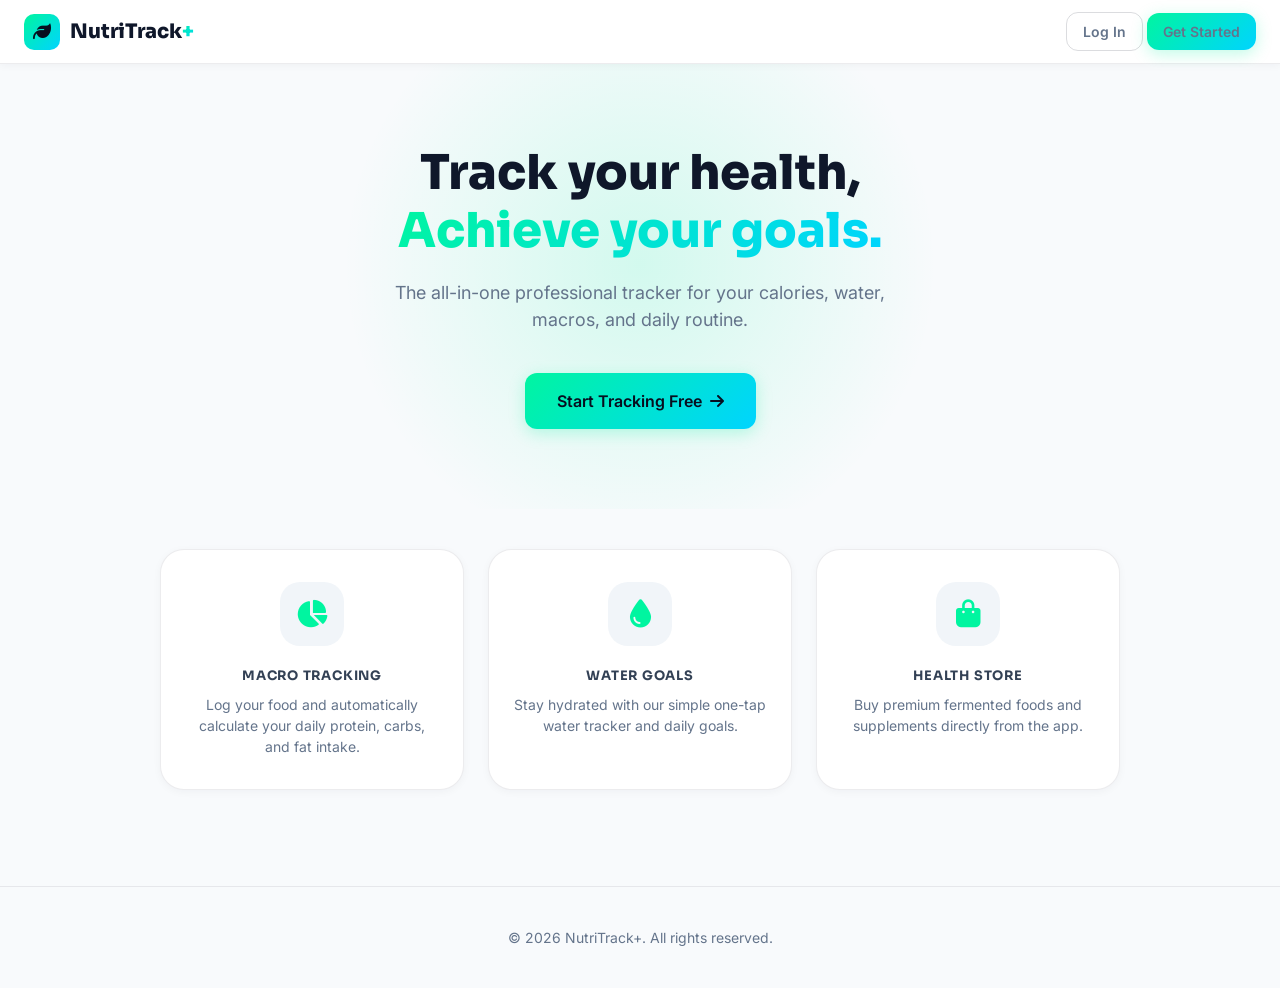
<file: index.html>
<!DOCTYPE html>
<html lang="en">
<head>
  <meta charset="UTF-8">
  <meta name="viewport" content="width=device-width, initial-scale=1.0">
  <title>NutriTrack+ | Smart Nutrition & Health Tracker</title>
  <meta name="description" content="Track your daily calories, water intake, and build healthy habits with NutriTrack+.">
  
  <!-- FontAwesome for Icons -->
  <link rel="stylesheet" href="https://cdnjs.cloudflare.com/ajax/libs/font-awesome/6.4.0/css/all.min.css">
  <!-- Global Styles -->
  <link rel="stylesheet" href="css/style.css">
  
  <style>
    .hero {
      text-align: center;
      padding: 80px 20px;
      position: relative;
      overflow: hidden;
    }
    .hero::before {
      content: ''; position: absolute; top: -100px; left: 50%; transform: translateX(-50%);
      width: 600px; height: 600px; background: radial-gradient(circle, var(--primary-glow) 0%, transparent 70%);
      z-index: -1; opacity: 0.6;
    }
    .hero-title { font-size: 48px; font-weight: 900; margin-bottom: 20px; line-height: 1.2; }
    .hero-subtitle { font-size: 18px; color: var(--text3); margin-bottom: 40px; max-width: 500px; margin-inline: auto; }
    
    .features-grid {
      display: grid; grid-template-columns: repeat(auto-fit, minmax(280px, 1fr)); gap: 24px;
      padding: 40px 20px; max-width: 1000px; margin: 0 auto;
    }
    .feature-card { text-align: center; padding: 32px 24px; }
    .feature-icon {
      width: 64px; height: 64px; border-radius: 20px;
      background: var(--surface); color: var(--primary);
      display: flex; align-items: center; justify-content: center;
      font-size: 28px; margin: 0 auto 20px;
    }
    
    footer { text-align: center; padding: 40px 20px; color: var(--text3); font-size: 14px; border-top: 1px solid var(--border); margin-top: 40px; }
  </style>
</head>
<body>

  <!-- Navbar -->
  <nav class="navbar">
    <div class="container">
      <a href="dashboard.html" style="text-decoration:none; color:inherit;"><div class="logo">
        <div class="logo-icon"><i class="fas fa-leaf"></i></div>
        <span>NutriTrack<span class="text-gradient">+</span></span>
      </div>
      <div class="nav-links">
        <a href="login.html" class="btn btn-outline" style="padding: 8px 16px;">Log In</a>
        <a href="signup.html" class="btn btn-primary" style="padding: 8px 16px;">Get Started</a>
      </div>
    </div>
  </nav>

  <!-- Hero Section -->
  <section class="hero">
    <h1 class="hero-title">Track your health,<br><span class="text-gradient">Achieve your goals.</span></h1>
    <p class="hero-subtitle">The all-in-one professional tracker for your calories, water, macros, and daily routine.</p>
    <div style="display: flex; gap: 16px; justify-content: center;">
      <a href="signup.html" class="btn btn-primary" style="font-size: 16px; padding: 16px 32px;">Start Tracking Free <i class="fas fa-arrow-right"></i></a>
    </div>
  </section>

  <!-- Features -->
  <section class="features-grid">
    <div class="card feature-card">
      <div class="feature-icon"><i class="fas fa-chart-pie"></i></div>
      <h3 class="card-title" style="margin-bottom: 8px;">Macro Tracking</h3>
      <p style="color: var(--text3); font-size: 14px;">Log your food and automatically calculate your daily protein, carbs, and fat intake.</p>
    </div>
    <div class="card feature-card">
      <div class="feature-icon"><i class="fas fa-tint"></i></div>
      <h3 class="card-title" style="margin-bottom: 8px;">Water Goals</h3>
      <p style="color: var(--text3); font-size: 14px;">Stay hydrated with our simple one-tap water tracker and daily goals.</p>
    </div>
    <div class="card feature-card">
      <div class="feature-icon"><i class="fas fa-shopping-bag"></i></div>
      <h3 class="card-title" style="margin-bottom: 8px;">Health Store</h3>
      <p style="color: var(--text3); font-size: 14px;">Buy premium fermented foods and supplements directly from the app.</p>
    </div>
  </section>

  <footer>
    <p>&copy; 2026 NutriTrack+. All rights reserved.</p>
  </footer>

  <!-- App Scripts -->
  <script src="js/local-db.js"></script>
  <script src="js/script.js"></script>
  <script>
    // Redirect if already logged in
    document.addEventListener('DOMContentLoaded', () => {
      if (typeof checkAuthStatus === 'function') {
        checkAuthStatus(false);
      }
    });
  </script>
</body>
</html>
</file>
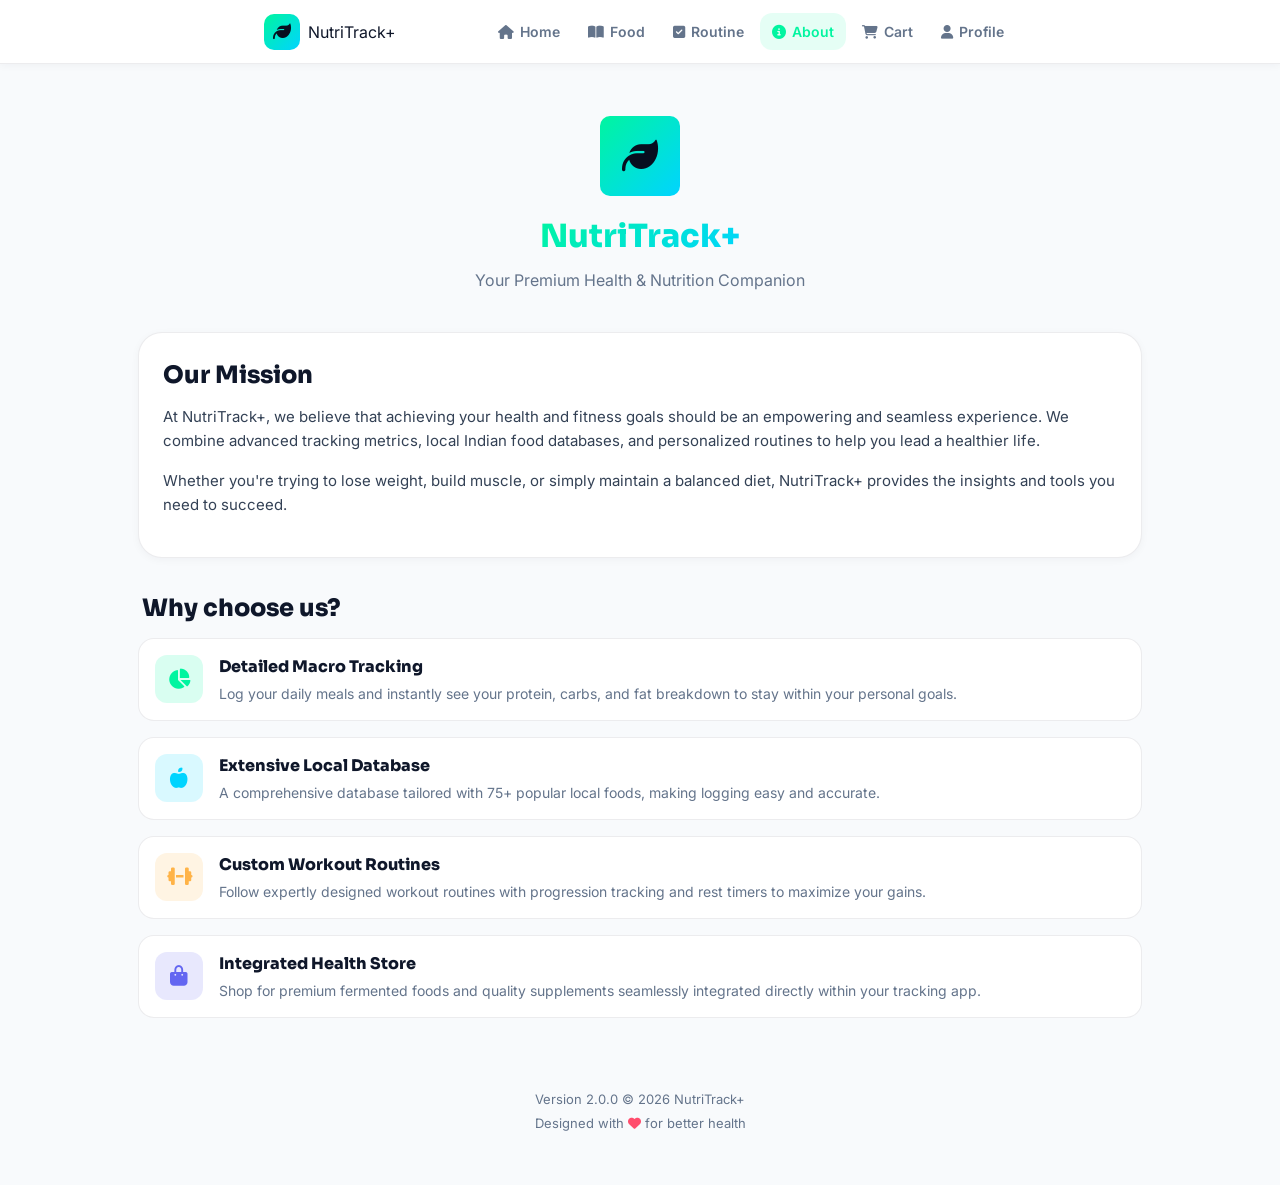
<file: about.html>
<!DOCTYPE html>
<html lang="en">
<head>
  <meta charset="UTF-8">
  <meta name="viewport" content="width=device-width, initial-scale=1.0">
  <title>About — NutriTrack+</title>
  
  <link rel="stylesheet" href="https://cdnjs.cloudflare.com/ajax/libs/font-awesome/6.4.0/css/all.min.css">
  <link rel="stylesheet" href="css/style.css">
  
  <style>
    .about-section { margin-bottom: 32px; }
    .about-title { font-size: 24px; font-weight: 900; margin-bottom: 12px; color: var(--text); }
    .about-text { font-size: 15px; line-height: 1.6; color: var(--text2); margin-bottom: 16px; }
    .feature-list { display: flex; flex-direction: column; gap: 16px; }
    .feature-item { display: flex; align-items: flex-start; gap: 16px; background: var(--bg2); padding: 16px; border-radius: var(--r-lg); border: 1px solid var(--border); transition: transform 0.2s, box-shadow 0.2s; }
    .feature-item:hover { transform: translateY(-2px); box-shadow: var(--shadow); border-color: var(--primary); }
    .feature-icon { width: 48px; height: 48px; border-radius: 12px; background: rgba(0, 245, 160, 0.15); color: var(--primary); display: flex; align-items: center; justify-content: center; font-size: 20px; flex-shrink: 0; }
    .feature-content h4 { font-size: 16px; font-weight: 800; margin-bottom: 4px; color: var(--text); }
    .feature-content p { font-size: 14px; color: var(--text3); line-height: 1.5; }
  </style>
</head>
<body>

  <!-- Top Nav -->
  <nav class="navbar">
    <div class="container" style="max-width: 800px;">
      <a href="dashboard.html" style="text-decoration:none; color:inherit; display:flex; align-items:center; gap:8px;">
        <div class="logo-icon"><i class="fas fa-leaf"></i></div>
        <span class="logo-text" style="font-size: 16px;">NutriTrack+</span>
      </a>
      <div class="nav-links">
        <a href="dashboard.html"><i class="fas fa-home"></i><span class="nav-text">Home</span></a>
        <a href="food.html"><i class="fas fa-book-open"></i><span class="nav-text">Food</span></a>
        <a href="routine.html"><i class="fas fa-check-square"></i><span class="nav-text">Routine</span></a>
        <a href="about.html" class="active"><i class="fas fa-info-circle"></i><span class="nav-text">About</span></a>
        <a href="cart.html"><i class="fas fa-shopping-cart"></i><span class="nav-text">Cart</span></a>
        <a href="profile.html"><i class="fas fa-user"></i><span class="nav-text">Profile</span></a>
      </div>
    </div>
  </nav>

  <main class="app-container">
    <header class="page-header" style="text-align: center; margin-bottom: 40px; margin-top: 20px; display: flex; flex-direction: column; align-items: center;">
      <div class="logo-icon" style="width: 80px; height: 80px; font-size: 36px; margin: 0 auto 16px; display: flex; align-items: center; justify-content: center;">
        <i class="fas fa-leaf"></i>
      </div>
      <h1 style="font-size: 32px; font-weight: 900; background: linear-gradient(135deg, var(--primary), var(--primary2)); -webkit-background-clip: text; -webkit-text-fill-color: transparent;">NutriTrack+</h1>
      <p style="font-size: 16px; color: var(--text3); margin-top: 8px;">Your Premium Health & Nutrition Companion</p>
    </header>

    <div class="card about-section">
      <h2 class="about-title">Our Mission</h2>
      <p class="about-text">At NutriTrack+, we believe that achieving your health and fitness goals should be an empowering and seamless experience. We combine advanced tracking metrics, local Indian food databases, and personalized routines to help you lead a healthier life.</p>
      <p class="about-text">Whether you're trying to lose weight, build muscle, or simply maintain a balanced diet, NutriTrack+ provides the insights and tools you need to succeed.</p>
    </div>

    <div class="about-section">
      <h2 class="about-title" style="margin-left: 4px;">Why choose us?</h2>
      <div class="feature-list">
        <div class="feature-item">
          <div class="feature-icon" style="background: rgba(0, 245, 160, 0.15); color: #00F5A0;"><i class="fas fa-chart-pie"></i></div>
          <div class="feature-content">
            <h4>Detailed Macro Tracking</h4>
            <p>Log your daily meals and instantly see your protein, carbs, and fat breakdown to stay within your personal goals.</p>
          </div>
        </div>
        
        <div class="feature-item">
          <div class="feature-icon" style="background: rgba(0, 212, 255, 0.15); color: #00D4FF;"><i class="fas fa-apple-alt"></i></div>
          <div class="feature-content">
            <h4>Extensive Local Database</h4>
            <p>A comprehensive database tailored with 75+ popular local foods, making logging easy and accurate.</p>
          </div>
        </div>
        
        <div class="feature-item">
          <div class="feature-icon" style="background: rgba(255, 179, 71, 0.15); color: #FFB347;"><i class="fas fa-dumbbell"></i></div>
          <div class="feature-content">
            <h4>Custom Workout Routines</h4>
            <p>Follow expertly designed workout routines with progression tracking and rest timers to maximize your gains.</p>
          </div>
        </div>
        
        <div class="feature-item">
          <div class="feature-icon" style="background: rgba(99, 102, 241, 0.15); color: #6366F1;"><i class="fas fa-shopping-bag"></i></div>
          <div class="feature-content">
            <h4>Integrated Health Store</h4>
            <p>Shop for premium fermented foods and quality supplements seamlessly integrated directly within your tracking app.</p>
          </div>
        </div>
      </div>
    </div>
    
    <div style="text-align: center; padding: 40px 0 20px 0; color: var(--text3); font-size: 13px;">
      <p>Version 2.0.0 &copy; 2026 NutriTrack+</p>
      <p style="margin-top: 4px;">Designed with <i class="fas fa-heart" style="color: var(--danger);"></i> for better health</p>
    </div>

  </main>

  <script src="js/local-db.js"></script>
  <script src="js/script.js"></script>
</body>
</html>
</file>
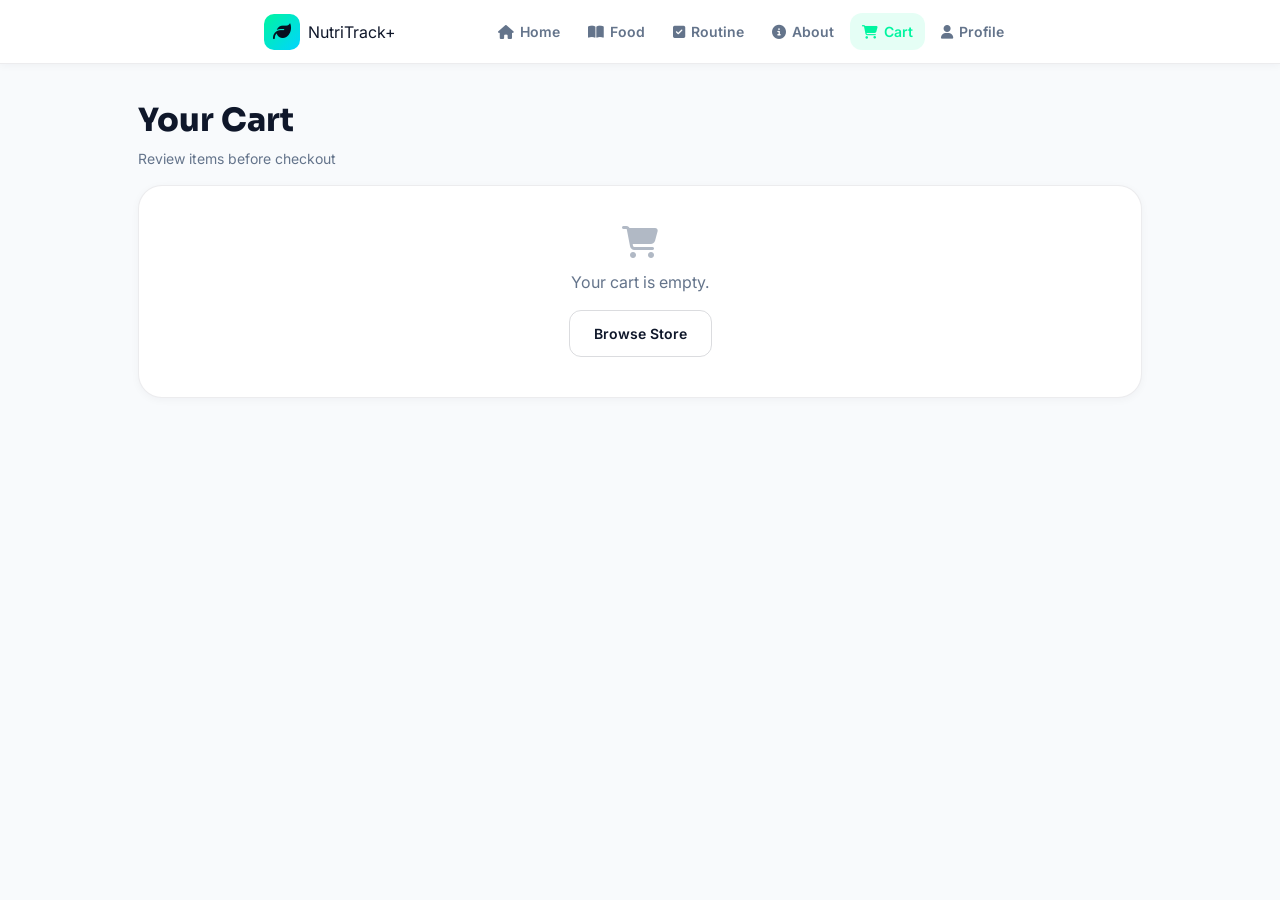
<file: cart.html>
<!DOCTYPE html>
<html lang="en">
<head>
  <meta charset="UTF-8">
  <meta name="viewport" content="width=device-width, initial-scale=1.0">
  <title>Cart — NutriTrack+</title>
  
  <link rel="stylesheet" href="https://cdnjs.cloudflare.com/ajax/libs/font-awesome/6.4.0/css/all.min.css">
  <link rel="stylesheet" href="css/style.css">
  
  <style>
    .cart-item { display: flex; gap: 16px; padding: 16px; border-bottom: 1px solid var(--border); }
    .cart-item:last-child { border-bottom: none; }
    .cart-img { width: 80px; height: 80px; border-radius: var(--r-md); object-fit: cover; background: var(--surface); }
    .cart-info { flex: 1; display: flex; flex-direction: column; justify-content: space-between; }
    .cart-name { font-size: 14px; font-weight: 700; color: var(--text); }
    .cart-price { font-size: 14px; font-weight: 900; color: var(--primary); }
    
    .qty-controls { display: flex; align-items: center; gap: 12px; }
    .qty-btn { width: 28px; height: 28px; border-radius: 8px; background: var(--surface); display: flex; align-items: center; justify-content: center; color: var(--text); font-weight: 700; transition: 0.2s; }
    .qty-btn:hover { background: var(--surface2); }
    .qty-val { font-size: 14px; font-weight: 700; width: 16px; text-align: center; }
    
    .cart-del { color: var(--text3); font-size: 18px; padding: 4px; transition: 0.2s; }
    .cart-del:hover { color: var(--danger); }
    
    .summary-row { display: flex; justify-content: space-between; margin-bottom: 12px; font-size: 14px; }
    .summary-total { display: flex; justify-content: space-between; margin-top: 16px; padding-top: 16px; border-top: 1px dashed var(--border); font-size: 18px; font-weight: 900; color: var(--primary); }
  </style>
</head>
<body>

  <!-- Top Nav -->
  <nav class="navbar">
    <div class="container" style="max-width: 800px;">
      <a href="dashboard.html" style="text-decoration:none; color:inherit; display:flex; align-items:center; gap:8px;">
        <div class="logo-icon"><i class="fas fa-leaf"></i></div>
        <span class="logo-text" style="font-size: 16px;">NutriTrack+</span>
      </a>
      <div class="nav-links">
        <a href="dashboard.html"><i class="fas fa-home"></i><span class="nav-text">Home</span></a>
        <a href="food.html"><i class="fas fa-book-open"></i><span class="nav-text">Food</span></a>
        <a href="routine.html"><i class="fas fa-check-square"></i><span class="nav-text">Routine</span></a>
        <a href="about.html"><i class="fas fa-info-circle"></i><span class="nav-text">About</span></a>
        <a href="cart.html" class="active"><i class="fas fa-shopping-cart"></i><span class="nav-text">Cart</span></a>
        <a href="profile.html"><i class="fas fa-user"></i><span class="nav-text">Profile</span></a>
      </div>
    </div>
  </nav>

  <main class="app-container">
    <header class="page-header" style="margin-bottom: 16px;">
      <div>
        <h1>Your Cart</h1>
        <p>Review items before checkout</p>
      </div>
    </header>

    <div class="card" style="padding: 0; overflow: hidden; margin-bottom: 24px;">
      <div id="cartList">
        <div style="text-align: center; padding: 40px; color: var(--text3);">
          <i class="fas fa-shopping-cart fa-2x" style="opacity: 0.5; margin-bottom: 12px;"></i>
          <p>Your cart is empty.</p>
          <a href="food.html" class="btn btn-outline" style="margin-top: 16px;">Browse Store</a>
        </div>
      </div>
    </div>

    <div id="cartSummary" class="card hide">
      <h3 class="card-title">Order Summary</h3>
      <div class="summary-row"><span>Subtotal</span><span id="subtotal">₹0</span></div>
      <div class="summary-row"><span>Delivery</span><span id="deliveryFee">₹50</span></div>
      <div class="summary-total"><span>Total</span><span id="totalAmount">₹0</span></div>
      
      <a href="checkout.html" class="btn btn-primary btn-full" style="margin-top: 24px; padding: 16px;">
        Proceed to Checkout <i class="fas fa-arrow-right"></i>
      </a>
    </div>
  </main>



  <script src="js/local-db.js"></script>
  <script src="js/script.js"></script>
  <script src="js/cart.js"></script>
</body>
</html>
</file>
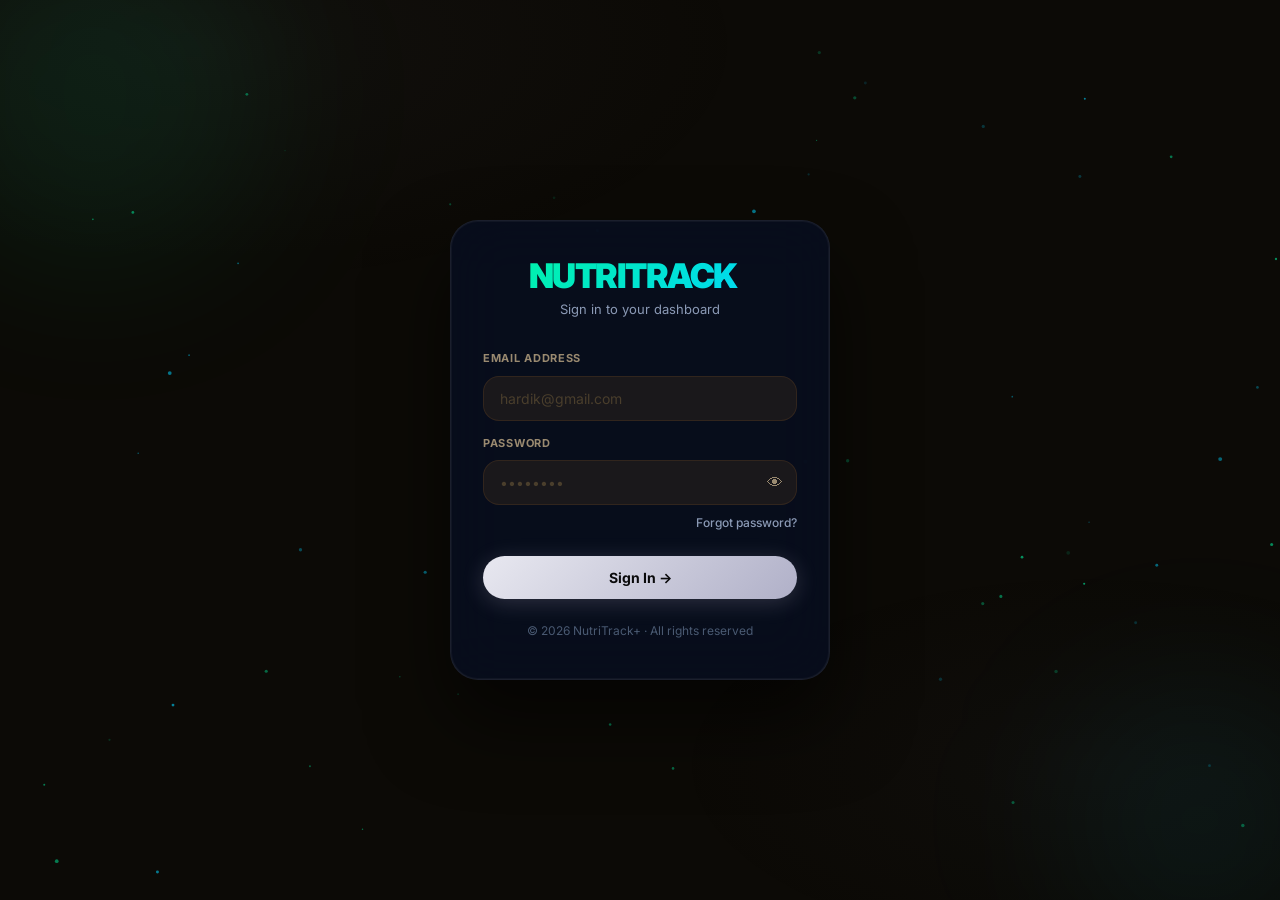
<file: checkout.html>
<!DOCTYPE html>
<html lang="en">
<head>
  <meta charset="UTF-8">
  <meta name="viewport" content="width=device-width, initial-scale=1.0">
  <title>Checkout — NutriTrack+</title>
  
  <link rel="stylesheet" href="https://cdnjs.cloudflare.com/ajax/libs/font-awesome/6.4.0/css/all.min.css">
  <link rel="stylesheet" href="css/style.css">
  
  <style>
    .checkout-section { background: var(--bg2); border: 1px solid var(--border); border-radius: var(--r-xl); padding: 24px; margin-bottom: 24px; box-shadow: var(--shadow-sm); }
    .section-title { font-size: 16px; font-weight: 800; margin-bottom: 20px; display: flex; align-items: center; gap: 8px; }
    
    .pay-option {
      display: flex; align-items: center; gap: 12px; padding: 16px;
      border: 1px solid var(--border); border-radius: var(--r-lg);
      margin-bottom: 12px; cursor: pointer; transition: 0.2s;
    }
    .pay-option:hover { background: var(--surface); }
    .pay-option.selected { border-color: var(--primary); background: rgba(0, 245, 160, 0.05); }
    .pay-radio { width: 20px; height: 20px; border-radius: 50%; border: 2px solid var(--text3); position: relative; }
    .pay-option.selected .pay-radio { border-color: var(--primary); }
    .pay-option.selected .pay-radio::after {
      content: ''; position: absolute; top: 4px; left: 4px; width: 8px; height: 8px;
      background: var(--primary); border-radius: 50%;
    }
    .pay-icon { font-size: 24px; width: 40px; text-align: center; color: var(--text2); }
    .pay-details h4 { font-size: 14px; font-weight: 700; margin-bottom: 4px; }
    .pay-details p { font-size: 12px; color: var(--text3); }
    
    .order-summary { font-size: 14px; }
    .summary-row { display: flex; justify-content: space-between; margin-bottom: 12px; }
    .summary-total { display: flex; justify-content: space-between; margin-top: 16px; padding-top: 16px; border-top: 1px dashed var(--border); font-size: 18px; font-weight: 900; color: var(--primary); }
  </style>
</head>
<body>

  <!-- Top Nav -->
  <nav class="navbar">
    <div class="container" style="max-width: 800px;">
      <a href="dashboard.html" style="text-decoration:none; color:inherit; display:flex; align-items:center; gap:8px;">
        <div class="logo-icon"><i class="fas fa-leaf"></i></div>
        <span class="logo-text" style="font-size: 16px;">NutriTrack+</span>
      </a>
      <div class="nav-links">
        <a href="dashboard.html"><i class="fas fa-home"></i><span class="nav-text">Home</span></a>
        <a href="food.html"><i class="fas fa-book-open"></i><span class="nav-text">Food</span></a>
        <a href="routine.html"><i class="fas fa-check-square"></i><span class="nav-text">Routine</span></a>
        <a href="about.html"><i class="fas fa-info-circle"></i><span class="nav-text">About</span></a>
        <a href="cart.html" class="active"><i class="fas fa-shopping-cart"></i><span class="nav-text">Cart</span></a>
        <a href="profile.html"><i class="fas fa-user"></i><span class="nav-text">Profile</span></a>
      </div>
    </div>
  </nav>

  <main class="app-container" style="padding-top: 24px;">
    
    <form id="checkoutForm">
      <!-- 1. Delivery Details -->
      <div class="checkout-section">
        <h2 class="section-title"><i class="fas fa-map-marker-alt text-gradient"></i> Delivery Address</h2>
        <div class="form-group">
          <label class="form-label">Full Name</label>
          <input type="text" id="chkName" class="form-input" required>
        </div>
        <div class="form-group">
          <label class="form-label">Phone Number</label>
          <input type="tel" id="chkPhone" class="form-input" required pattern="[0-9]{10}">
        </div>
        <div class="form-group">
          <label class="form-label">Address</label>
          <textarea id="chkAddress" class="form-input" rows="3" required></textarea>
        </div>
        <div class="form-group" style="margin-bottom: 0;">
          <label class="form-label">PIN Code</label>
          <input type="text" id="chkPin" class="form-input" required pattern="[0-9]{6}">
        </div>
      </div>

      <!-- 2. Payment Method -->
      <div class="checkout-section">
        <h2 class="section-title"><i class="fas fa-wallet text-gradient"></i> Payment Method</h2>
        
        <div class="pay-option selected" onclick="selectPayment('razorpay')">
          <div class="pay-radio"></div>
          <div class="pay-icon" style="color: #3395FF;"><i class="fas fa-credit-card"></i></div>
          <div class="pay-details">
            <h4>Online Payment (Razorpay)</h4>
            <p>Cards, UPI (GPay, PhonePe), NetBanking</p>
          </div>
        </div>
        
        <div class="pay-option" onclick="selectPayment('cod')">
          <div class="pay-radio"></div>
          <div class="pay-icon" style="color: #00F5A0;"><i class="fas fa-money-bill-wave"></i></div>
          <div class="pay-details">
            <h4>Cash on Delivery</h4>
            <p>Pay when you receive the order</p>
          </div>
        </div>
      </div>

      <!-- 3. Summary -->
      <div class="checkout-section">
        <h2 class="section-title"><i class="fas fa-receipt text-gradient"></i> Order Summary</h2>
        <div class="order-summary">
          <div class="summary-row"><span>Items (<span id="chkItemCount">0</span>)</span><span id="chkSubtotal">₹0</span></div>
          <div class="summary-row"><span>Delivery</span><span>₹50</span></div>
          <div class="summary-total"><span>Total Payable</span><span id="chkTotal">₹0</span></div>
        </div>
      </div>

      <button type="submit" id="placeOrderBtn" class="btn btn-primary btn-full" style="padding: 16px; font-size: 16px;">
        <i class="fas fa-lock"></i> Place Order
      </button>
    </form>

  </main>

  <!-- Success Modal -->
  <div class="modal-overlay" id="successModal" style="background: var(--bg);">
    <div style="text-align: center; padding: 40px; animation: fadeSlideUp 0.6s cubic-bezier(0.34,1.56,0.64,1);">
      <div style="font-size: 72px; color: var(--primary); margin-bottom: 24px;"><i class="fas fa-check-circle"></i></div>
      <h2 style="font-size: 32px; font-weight: 900; margin-bottom: 12px;">Order Placed!</h2>
      <p style="color: var(--text3); margin-bottom: 32px;">Your order <b id="successOrderId" style="color: var(--text);"></b> has been confirmed.</p>
      <a href="orders.html" class="btn btn-primary">View Orders</a>
    </div>
  </div>

  <script src="js/local-db.js"></script>
  <script src="js/script.js"></script>
  <script src="js/checkout.js"></script>
</body>
</html>
</file>
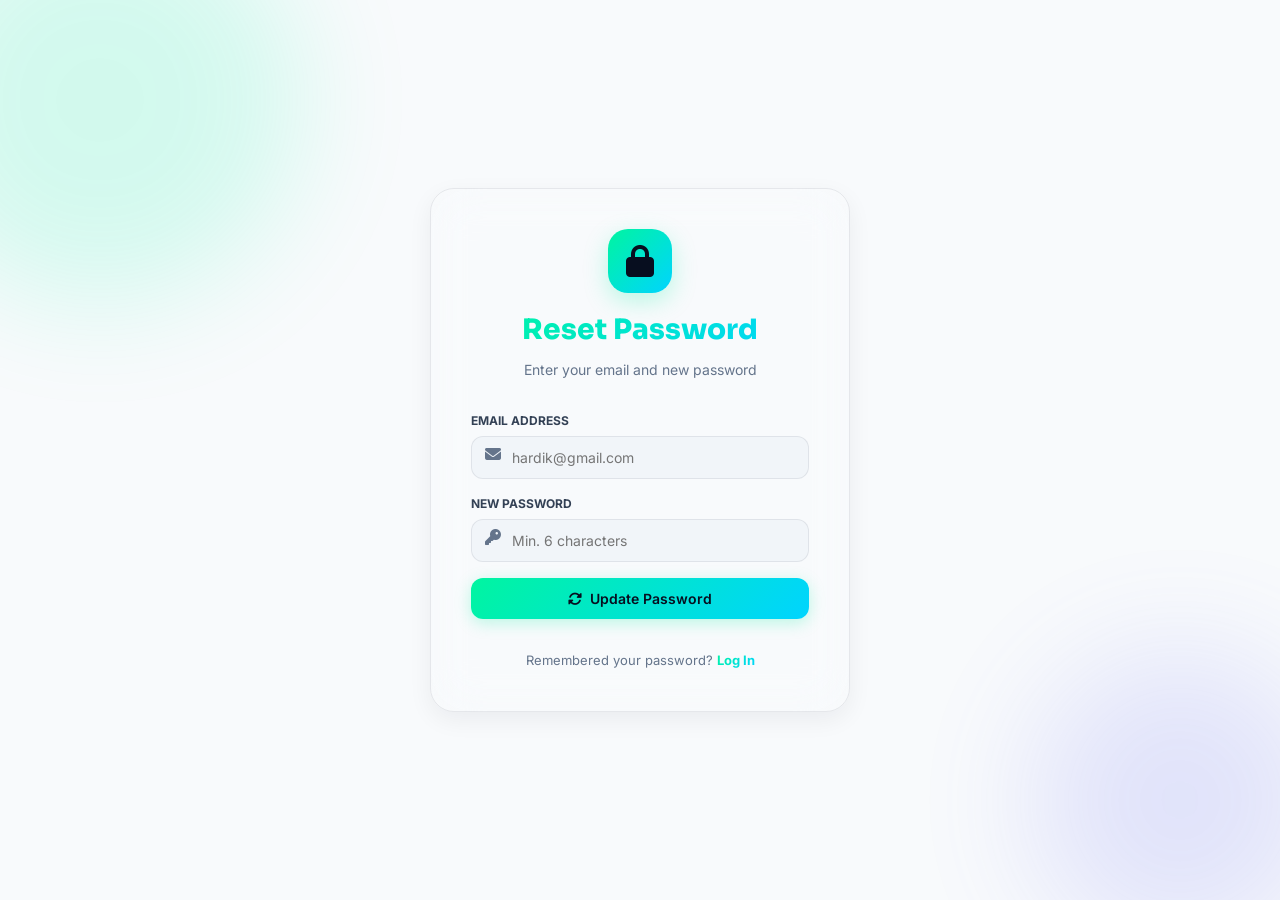
<file: forgot-password.html>
<!DOCTYPE html>
<html lang="en">
<head>
  <meta charset="UTF-8">
  <meta name="viewport" content="width=device-width, initial-scale=1.0">
  <title>Reset Password — NutriTrack+</title>
  
  <link rel="stylesheet" href="https://cdnjs.cloudflare.com/ajax/libs/font-awesome/6.4.0/css/all.min.css">
  <link rel="stylesheet" href="css/style.css">
  
  <style>
    .auth-page { display: flex; align-items: center; justify-content: center; min-height: 100vh; padding: 20px; position: relative; overflow: hidden; }
    .auth-bg { position: absolute; inset: 0; z-index: -1; }
    .auth-orb { position: absolute; border-radius: 50%; filter: blur(60px); opacity: 0.15; }
    .auth-card {
      width: 100%; max-width: 420px; background: rgba(var(--bg2-rgb), 0.8);
      backdrop-filter: blur(24px); border: 1px solid var(--border);
      border-radius: var(--r-xl); padding: 40px; box-shadow: var(--shadow);
      animation: fadeSlideUp 0.5s ease;
    }
    .auth-header { text-align: center; margin-bottom: 32px; }
    .auth-logo {
      width: 64px; height: 64px; border-radius: 20px;
      background: linear-gradient(135deg, var(--primary), var(--primary2));
      color: #070E1F; font-size: 32px; display: flex; align-items: center; justify-content: center;
      margin: 0 auto 16px; box-shadow: 0 8px 24px var(--primary-glow);
    }
    .auth-title { font-size: 28px; font-weight: 900; }
    .auth-subtitle { font-size: 14px; color: var(--text3); margin-top: 8px; }
    
    .error-msg { background: rgba(255, 77, 109, 0.1); color: var(--danger); padding: 12px; border-radius: var(--r-md); font-size: 13px; font-weight: 500; margin-bottom: 20px; display: none; }
    .success-msg { background: rgba(0, 245, 160, 0.1); color: var(--primary); padding: 12px; border-radius: var(--r-md); font-size: 13px; font-weight: 500; margin-bottom: 20px; display: none; }
  </style>
</head>
<body>

  <div class="auth-page">
    <div class="auth-bg">
      <div class="auth-orb" style="width: 400px; height: 400px; top: -100px; left: -100px; background: var(--primary);"></div>
      <div class="auth-orb" style="width: 300px; height: 300px; bottom: -50px; right: -50px; background: var(--secondary);"></div>
    </div>
    
    <div class="auth-card">
      <div class="auth-header">
        <div class="auth-logo"><i class="fas fa-lock"></i></div>
        <h1 class="auth-title text-gradient">Reset Password</h1>
        <p class="auth-subtitle">Enter your email and new password</p>
      </div>
      
      <div id="resetError" class="error-msg"><i class="fas fa-exclamation-circle"></i> <span id="resetErrorText"></span></div>
      <div id="resetSuccess" class="success-msg"><i class="fas fa-check-circle"></i> <span id="resetSuccessText"></span></div>
      
      <form id="resetForm">
        <div class="form-group">
          <label class="form-label" for="email">Email Address</label>
          <i class="fas fa-envelope form-icon"></i>
          <input type="email" id="email" class="form-input has-icon" placeholder="hardik@gmail.com" required>
        </div>
        
        <div class="form-group">
          <label class="form-label" for="newPassword">New Password</label>
          <i class="fas fa-key form-icon"></i>
          <input type="password" id="newPassword" class="form-input has-icon" placeholder="Min. 6 characters" minlength="6" required>
        </div>
        
        <button type="submit" id="resetBtn" class="btn btn-primary btn-full"><i class="fas fa-sync-alt"></i> Update Password</button>
      </form>
      
      <p style="text-align: center; margin-top: 32px; font-size: 13px; color: var(--text3);">
        Remembered your password? <a href="login.html" class="text-gradient" style="font-weight: 700;">Log In</a>
      </p>
    </div>
  </div>

  <script src="js/local-db.js"></script>
  <script src="js/script.js"></script>
  <script>
    document.addEventListener('DOMContentLoaded', () => {
      document.getElementById('resetForm').addEventListener('submit', (e) => {
        e.preventDefault();
        const email = document.getElementById('email').value.toLowerCase();
        const newPassword = document.getElementById('newPassword').value;
        const errorDiv = document.getElementById('resetError');
        const successDiv = document.getElementById('resetSuccess');
        
        errorDiv.style.display = 'none';
        successDiv.style.display = 'none';
        
        const users = LocalDB.getUsers();
        
        if (users[email]) {
          users[email].password = newPassword;
          LocalDB.saveUsers(users);
          successDiv.style.display = 'block';
          document.getElementById('resetSuccessText').textContent = 'Password updated successfully! Redirecting to login...';
          setTimeout(() => window.location.href = 'login.html', 1500);
        } else {
          errorDiv.style.display = 'block';
          document.getElementById('resetErrorText').textContent = 'No account found with this email.';
        }
      });
    });
  </script>
</body>
</html>
</file>
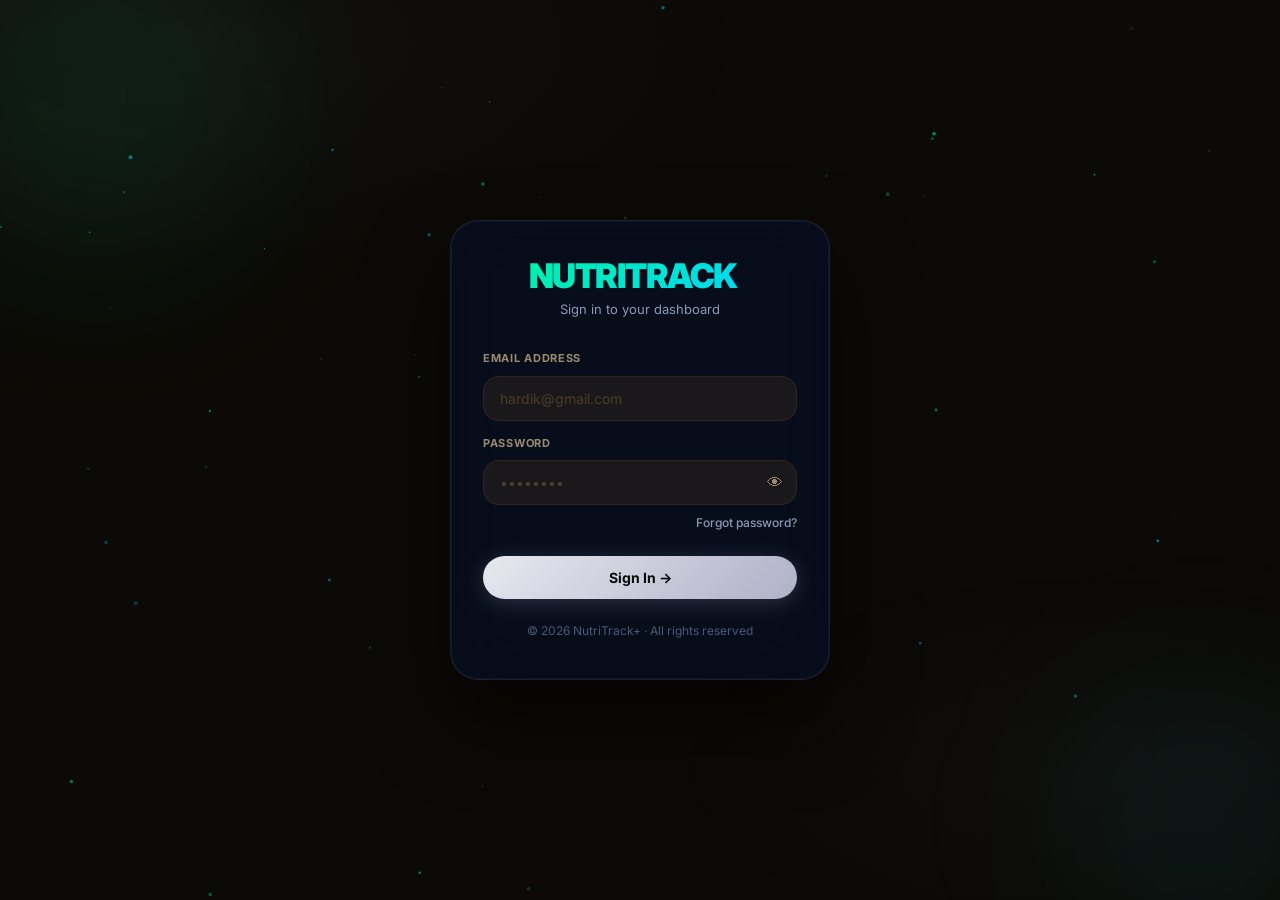
<file: login.html>
<!DOCTYPE html>
<html lang="en">
<head>
<meta charset="UTF-8">
<meta name="viewport" content="width=device-width, initial-scale=1.0">
<title>Login — NutriTrack+</title>
<meta name="description" content="Sign in to NutriTrack+ and start tracking your nutrition journey.">
<link rel="stylesheet" href="styles.css">
<style>
body { padding:0; display:flex; align-items:center; justify-content:center; min-height:100vh; overflow:hidden; }

/* Floating orbs */
.orb {
  position:fixed; border-radius:50%; filter:blur(80px);
  pointer-events:none; z-index:0; animation:orbFloat 8s ease-in-out infinite;
}
.orb-1 { width:350px; height:350px; background:rgba(0,245,160,0.07); top:-80px; left:-80px; }
.orb-2 { width:280px; height:280px; background:rgba(0,212,255,0.06); bottom:-60px; right:-60px; animation-delay:3s; animation-direction:reverse; }
@keyframes orbFloat { 0%,100%{transform:translateY(0) scale(1)} 50%{transform:translateY(-30px) scale(1.05)} }

/* Particle canvas */
#particles { position:fixed; inset:0; z-index:0; pointer-events:none; }

.login-wrap { position:relative; z-index:1; width:100%; max-width:420px; padding:20px; animation:fadeSlideUp 0.5s ease; }

.login-card {
  background:rgba(7,14,31,0.9);
  border:1px solid rgba(255,255,255,0.08);
  border-radius:28px; padding:38px 32px;
  backdrop-filter:blur(28px); -webkit-backdrop-filter:blur(28px);
  box-shadow:0 40px 80px rgba(0,0,0,0.6), 0 0 0 1px rgba(255,255,255,0.04) inset;
}

.login-logo { text-align:center; margin-bottom:30px; }
.logo-name {
  font-size:34px; font-weight:900; letter-spacing:-1.5px; line-height:1;
  background:linear-gradient(135deg,#00f5a0,#00d4ff);
  -webkit-background-clip:text; -webkit-text-fill-color:transparent; background-clip:text;
}
.logo-plus { font-size:24px; opacity:0.5; }
.logo-sub  { font-size:13px; color:#8b9ab5; margin-top:6px; }

.error-banner {
  background:rgba(255,77,109,0.1); border:1px solid rgba(255,77,109,0.28);
  border-radius:12px; padding:11px 16px; font-size:13px; color:#ff4d6d;
  margin-bottom:14px; display:none;
}

.forgot-link {
  display:block; text-align:right; font-size:12px; font-weight:500;
  color:#8b9ab5; margin-top:8px; cursor:pointer; transition:color 0.2s;
}
.forgot-link:hover { color:#00f5a0; }

.login-footer { text-align:center; margin-top:22px; font-size:12px; color:#4a5a72; }

@keyframes shakeX {
  0%,100%{transform:translateX(0)}
  20%{transform:translateX(-8px)} 40%{transform:translateX(8px)}
  60%{transform:translateX(-5px)} 80%{transform:translateX(5px)}
}
</style>
</head>
<body>

<div class="orb orb-1"></div>
<div class="orb orb-2"></div>
<canvas id="particles"></canvas>

<div class="login-wrap">
  <div class="login-card">

    <div class="login-logo">
      <div class="logo-name">NUTRITRACK<span class="logo-plus">+</span></div>
      <div class="logo-sub">Sign in to your dashboard</div>
    </div>

    <div class="error-banner" id="errorBanner">⚠ Invalid email or password. Try again.</div>

    <div class="input-group">
      <label class="input-label">Email Address</label>
      <input id="email" type="email" class="input" placeholder="hardik@gmail.com" autocomplete="email">
    </div>

    <div class="input-group">
      <label class="input-label">Password</label>
      <div class="input-wrap">
        <input id="password" type="password" class="input" placeholder="••••••••" style="padding-right:48px" autocomplete="current-password">
        <span class="input-icon" id="eyeBtn" onclick="togglePass()">👁</span>
      </div>
      <span class="forgot-link" onclick="forgot()">Forgot password?</span>
    </div>

    <button class="btn btn-primary btn-full" id="loginBtn" onclick="login()" style="margin-top:10px">
      Sign In →
    </button>

    <div class="login-footer">© 2026 NutriTrack+ · All rights reserved</div>
  </div>
</div>

<script src="app.js"></script>
<script>
/* ── Particle Canvas ── */
(function() {
  const cv = document.getElementById('particles');
  const ctx = cv.getContext('2d');
  let W, H, particles;

  function resize() {
    W = cv.width  = innerWidth;
    H = cv.height = innerHeight;
  }

  function makeParticle() {
    return {
      x: Math.random() * W,
      y: Math.random() * H,
      r: Math.random() * 1.5 + 0.5,
      vx: (Math.random() - 0.5) * 0.4,
      vy: -Math.random() * 0.6 - 0.2,
      op: Math.random() * 0.5 + 0.1,
      col: Math.random() > 0.5 ? '#00f5a0' : '#00d4ff',
    };
  }

  resize();
  particles = Array.from({length: 60}, makeParticle);
  window.addEventListener('resize', resize);

  (function loop() {
    ctx.clearRect(0, 0, W, H);
    particles.forEach(p => {
      p.x += p.vx; p.y += p.vy;
      if (p.y < -4) { Object.assign(p, makeParticle(), {y: H + 4}); }
      ctx.beginPath();
      ctx.arc(p.x, p.y, p.r, 0, Math.PI * 2);
      ctx.fillStyle = p.col;
      ctx.globalAlpha = p.op;
      ctx.fill();
    });
    ctx.globalAlpha = 1;
    requestAnimationFrame(loop);
  })();
})();

/* ── Auth Logic ── */
const FIXED_EMAIL  = "hardik@gmail.com";
const DEFAULT_PASS = "123456";

if (!localStorage.getItem("userPass"))  localStorage.setItem("userPass", DEFAULT_PASS);
if (localStorage.getItem("loggedIn") === "true") window.location.href = "index.html";

function togglePass() {
  const p = document.getElementById("password");
  const b = document.getElementById("eyeBtn");
  p.type = p.type === "password" ? "text" : "password";
  b.textContent = p.type === "password" ? "👁" : "🙈";
}

function login() {
  const email = document.getElementById("email").value.trim();
  const pass  = document.getElementById("password").value;
  const err   = document.getElementById("errorBanner");
  if (email === FIXED_EMAIL && pass === localStorage.getItem("userPass")) {
    localStorage.setItem("loggedIn", "true");
    toast("Welcome back! 🎉", "ok");
    document.getElementById("loginBtn").textContent = "✓ Signing in…";
    setTimeout(() => window.location.href = "index.html", 900);
  } else {
    err.style.display = "block";
    err.style.animation = "none";
    err.getBoundingClientRect();
    err.style.animation = "shakeX 0.45s ease";
  }
}

function forgot() {
  const em = prompt("Enter your registered email:");
  if (em !== FIXED_EMAIL) { toast("Email not found", "err"); return; }
  const np = prompt("Set new password (min 4 chars):");
  if (np && np.length >= 4) {
    localStorage.setItem("userPass", np);
    toast("Password updated ✓", "ok");
  } else {
    toast("Password must be at least 4 characters", "warn");
  }
}

document.addEventListener('keydown', e => { if (e.key === 'Enter') login(); });
</script>
</body>
</html>
</file>
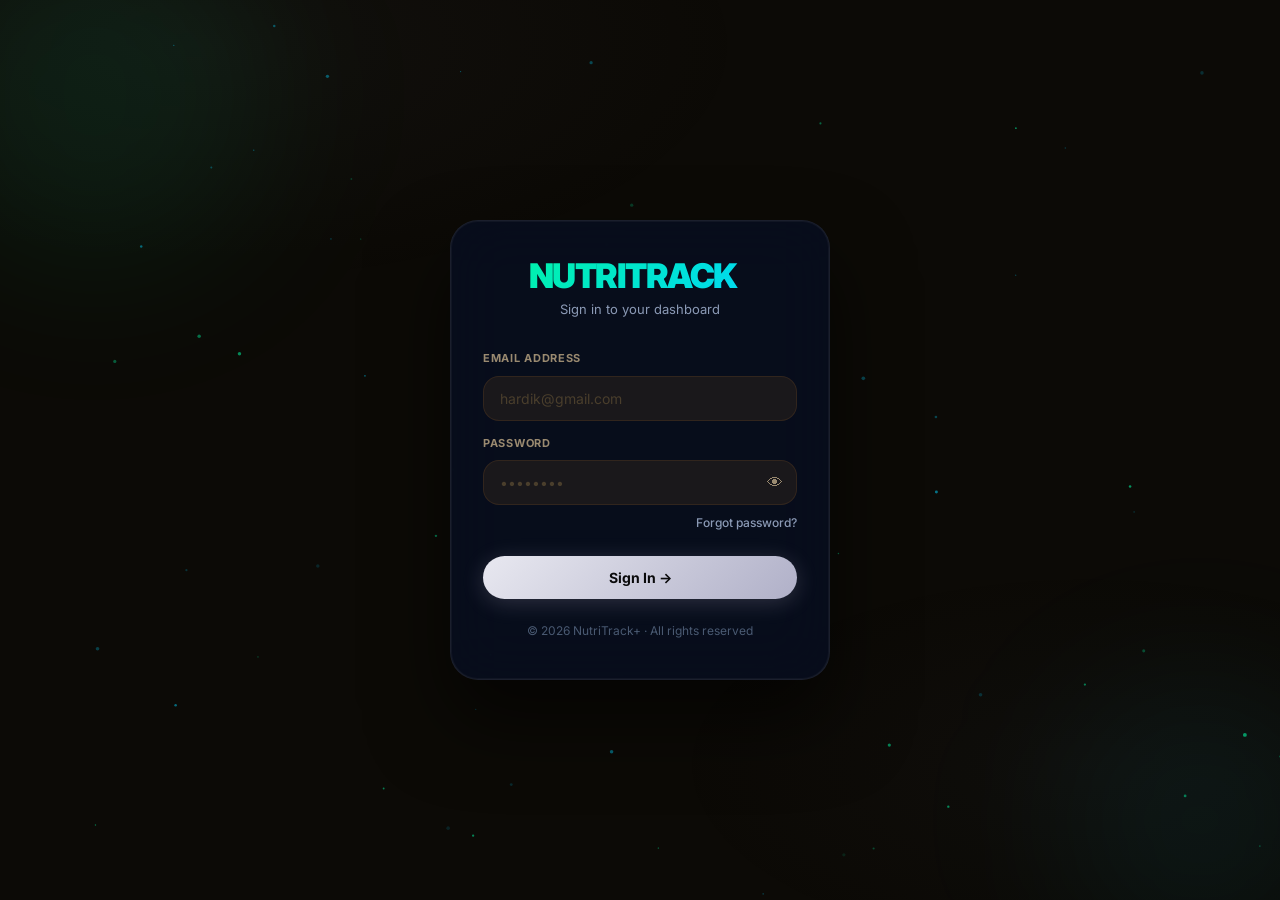
<file: profile.html>
<!DOCTYPE html>
<html lang="en">
<head>
  <meta charset="UTF-8">
  <meta name="viewport" content="width=device-width, initial-scale=1.0">
  <title>Profile — NutriTrack+</title>
  
  <link rel="stylesheet" href="https://cdnjs.cloudflare.com/ajax/libs/font-awesome/6.4.0/css/all.min.css">
  <link rel="stylesheet" href="css/style.css">
  
  <style>
    .profile-header { display: flex; align-items: center; gap: 20px; margin-bottom: 24px; }
    .profile-avatar {
      width: 80px; height: 80px; border-radius: 24px;
      color: #070E1F; font-size: 32px; font-weight: 900;
      display: flex; align-items: center; justify-content: center;
      box-shadow: 0 8px 24px var(--primary-glow);
      background-size: cover; background-position: center;
    }
    .profile-name { font-size: 24px; font-weight: 900; margin-bottom: 4px; }
    .profile-email { font-size: 14px; color: var(--text3); }
    
    .bmi-card { text-align: center; }
    .bmi-val { font-size: 48px; font-weight: 900; line-height: 1; margin: 16px 0 8px; }
    .bmi-status { font-size: 14px; font-weight: 700; padding: 4px 12px; border-radius: var(--r-pill); display: inline-block; }
    .bmi-track { height: 8px; background: var(--surface2); border-radius: 4px; margin-top: 24px; position: relative; overflow: hidden; }
    .bmi-gradient { position: absolute; inset: 0; background: linear-gradient(90deg, #00D4FF 0%, #00F5A0 40%, #FFB347 70%, #FF4D6D 100%); }
    .bmi-marker { position: absolute; top: 0; bottom: 0; width: 4px; background: #070E1F; border-radius: 2px; transition: left 1s ease; left: 0%; box-shadow: 0 0 0 2px var(--bg2); }
    
    .settings-list { display: flex; flex-direction: column; gap: 12px; }
    .setting-item {
      display: flex; align-items: center; justify-content: space-between;
      padding: 16px; background: var(--surface); border-radius: var(--r-md);
      transition: 0.2s; cursor: pointer;
    }
    .setting-item:hover { background: var(--surface2); }
    .setting-info { display: flex; align-items: center; gap: 16px; font-weight: 600; }
    .setting-icon { width: 32px; height: 32px; border-radius: 10px; background: var(--bg2); display: flex; align-items: center; justify-content: center; color: var(--text2); }
  </style>
</head>
<body>

  <!-- Top Nav -->
  <nav class="navbar">
    <div class="container" style="max-width: 800px;">
      <a href="dashboard.html" style="text-decoration:none; color:inherit; display:flex; align-items:center; gap:8px;">
        <div class="logo-icon"><i class="fas fa-leaf"></i></div>
        <span class="logo-text" style="font-size: 16px;">NutriTrack+</span>
      </a>
      <div class="nav-links">
        <a href="dashboard.html"><i class="fas fa-home"></i><span class="nav-text">Home</span></a>
        <a href="food.html"><i class="fas fa-book-open"></i><span class="nav-text">Food</span></a>
        <a href="routine.html"><i class="fas fa-check-square"></i><span class="nav-text">Routine</span></a>
        <a href="about.html"><i class="fas fa-info-circle"></i><span class="nav-text">About</span></a>
        <a href="cart.html"><i class="fas fa-shopping-cart"></i><span class="nav-text">Cart</span></a>
        <a href="profile.html" class="active"><i class="fas fa-user"></i><span class="nav-text">Profile</span></a>
      </div>
    </div>
  </nav>

  <main class="app-container" style="padding-top: 24px;">
    
    <div class="profile-header" style="position: relative;">
      <div class="profile-avatar" id="avatarInitials" style="cursor: pointer;" onclick="openModal('editProfileModal')">NU</div>
      <button class="btn btn-primary" style="position: absolute; left: 60px; top: 60px; width: 32px; height: 32px; border-radius: 16px; padding: 0; font-size: 12px; border: 2px solid var(--bg);" onclick="openModal('editProfileModal')">
        <i class="fas fa-camera"></i>
      </button>
      <div>
        <h1 class="profile-name" id="profName" style="cursor: pointer;" onclick="openModal('editProfileModal')">Loading...</h1>
        <p class="profile-email" id="profEmail">user@example.com</p>
      </div>
    </div>

    <div class="card bmi-card">
      <h3 class="card-title">Your BMI</h3>
      <div class="bmi-val text-gradient" id="bmiValue">--.-</div>
      <div class="bmi-status" id="bmiStatus" style="background: rgba(0, 245, 160, 0.15); color: var(--primary);">Healthy Weight</div>
      
      <div class="bmi-track">
        <div class="bmi-gradient"></div>
        <div class="bmi-marker" id="bmiMarker"></div>
      </div>
      <div style="display: flex; justify-content: space-between; font-size: 10px; color: var(--text3); font-weight: 700; margin-top: 8px;">
        <span>15.0</span>
        <span>25.0</span>
        <span>40.0+</span>
      </div>
    </div>

    <div class="card">
      <h3 class="card-title">Goals & Stats</h3>
      <form id="profileForm">
        <div style="display: grid; grid-template-columns: 1fr 1fr; gap: 16px;">
          <div class="form-group">
            <label class="form-label">Weight (kg)</label>
            <input type="number" id="profWeight" class="form-input" step="0.1" required>
          </div>
          <div class="form-group">
            <label class="form-label">Height (cm)</label>
            <input type="number" id="profHeight" class="form-input" required>
          </div>
        </div>
        <div class="form-group">
          <label class="form-label">Daily Calorie Goal</label>
          <input type="number" id="profCal" class="form-input" required>
        </div>
        <button type="submit" id="saveProfBtn" class="btn btn-primary btn-full">Save Changes</button>
      </form>
    </div>

    <div class="card">
      <h3 class="card-title">Account</h3>
      <div class="settings-list">
        <div class="setting-item" onclick="window.location.href='orders.html'">
          <div class="setting-info">
            <div class="setting-icon"><i class="fas fa-box"></i></div>
            My Orders
          </div>
          <i class="fas fa-chevron-right text3"></i>
        </div>
        <div class="setting-item" onclick="toggleDarkMode()">
          <div class="setting-info">
            <div class="setting-icon"><i class="theme-icon fas fa-moon"></i></div>
            Dark Mode
          </div>
          <i class="fas fa-chevron-right text3"></i>
        </div>
        <div class="setting-item" id="logoutBtn" style="color: var(--danger);">
          <div class="setting-info">
            <div class="setting-icon" style="color: var(--danger);"><i class="fas fa-sign-out-alt"></i></div>
            Log Out
          </div>
        </div>
      </div>
    </div>

  </main>

  <!-- Edit Profile Modal -->
  <div class="modal-overlay" id="editProfileModal">
    <div class="modal">
      <div class="modal-header">
        <h3 style="font-weight: 800;">Edit Profile</h3>
        <button class="modal-close" onclick="closeModal('editProfileModal')"><i class="fas fa-times"></i></button>
      </div>
      <form id="editProfileForm" style="display: flex; flex-direction: column; gap: 16px;">
        <div class="form-group" style="text-align: center; margin-bottom: 0;">
          <label class="form-label">Profile Photo</label>
          <div style="width: 100px; height: 100px; border-radius: 30px; background: var(--surface2); margin: 0 auto; display: flex; align-items: center; justify-content: center; overflow: hidden; position: relative; border: 2px dashed var(--border); cursor: pointer;" onclick="document.getElementById('photoUpload').click()">
            <img id="photoPreview" style="width: 100%; height: 100%; object-fit: cover; display: none;">
            <i class="fas fa-image" id="photoIcon" style="font-size: 32px; color: var(--text3);"></i>
          </div>
          <input type="file" id="photoUpload" accept="image/*" style="display: none;" onchange="previewPhoto(event)">
          <p style="font-size: 12px; color: var(--text3); margin-top: 8px;">Click to upload</p>
        </div>
        <div class="form-group">
          <label class="form-label">Full Name</label>
          <input type="text" id="modalProfName" class="form-input" required>
        </div>
        <button type="submit" class="btn btn-primary btn-full">Save Profile</button>
      </form>
    </div>
  </div>



  <script src="js/local-db.js"></script>
  <script src="js/script.js"></script>
  <script src="js/profile.js"></script>
</body>
</html>
</file>
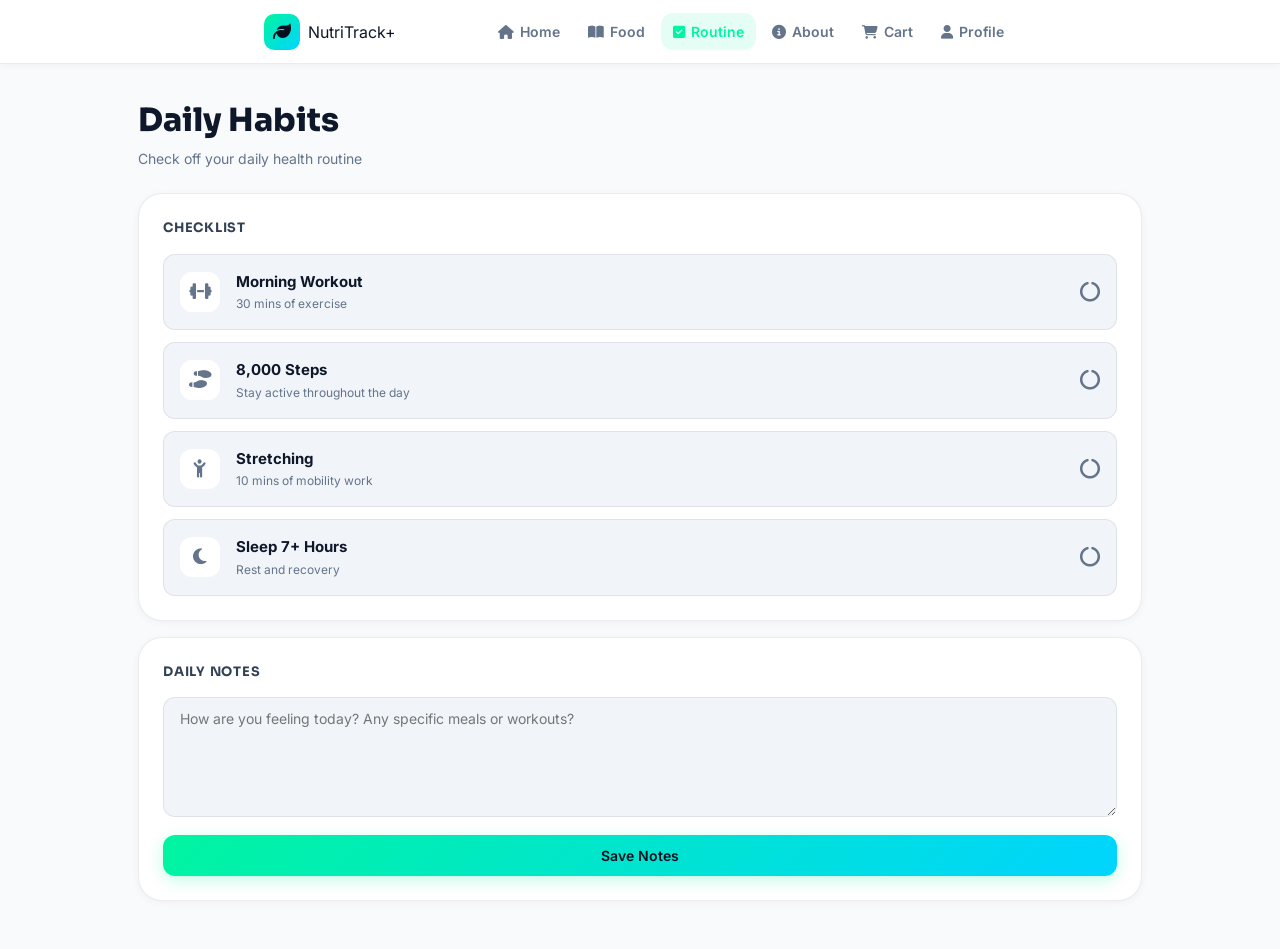
<file: routine.html>
<!DOCTYPE html>
<html lang="en">
<head>
  <meta charset="UTF-8">
  <meta name="viewport" content="width=device-width, initial-scale=1.0">
  <title>Routine — NutriTrack+</title>
  
  <link rel="stylesheet" href="https://cdnjs.cloudflare.com/ajax/libs/font-awesome/6.4.0/css/all.min.css">
  <link rel="stylesheet" href="css/style.css">
  
  <style>
    .routine-list { display: flex; flex-direction: column; gap: 12px; }
    .routine-item {
      display: flex; align-items: center; justify-content: space-between;
      background: var(--surface); padding: 16px; border-radius: var(--r-md);
      border: 1px solid var(--border); transition: 0.2s; cursor: pointer;
    }
    .routine-item:hover { border-color: var(--primary); }
    .routine-item.done { background: rgba(0, 245, 160, 0.1); border-color: var(--primary); }
    .routine-info { display: flex; align-items: center; gap: 16px; }
    .routine-icon {
      width: 40px; height: 40px; border-radius: 12px; display: flex; align-items: center; justify-content: center;
      font-size: 18px; background: var(--bg2); color: var(--text3); transition: 0.2s;
    }
    .routine-item.done .routine-icon { background: var(--primary); color: #070E1F; }
    .routine-name { font-size: 15px; font-weight: 700; color: var(--text); }
    .routine-desc { font-size: 12px; color: var(--text3); margin-top: 2px; }
    .routine-check { color: var(--text3); font-size: 20px; transition: 0.2s; }
    .routine-item.done .routine-check { color: var(--primary); }
    
    .notes-box { width: 100%; min-height: 120px; resize: vertical; margin-bottom: 0; }
  </style>
</head>
<body>

  <!-- Top Nav -->
  <nav class="navbar">
    <div class="container" style="max-width: 800px;">
      <a href="dashboard.html" style="text-decoration:none; color:inherit; display:flex; align-items:center; gap:8px;">
        <div class="logo-icon"><i class="fas fa-leaf"></i></div>
        <span class="logo-text" style="font-size: 16px;">NutriTrack+</span>
      </a>
      <div class="nav-links">
        <a href="dashboard.html"><i class="fas fa-home"></i><span class="nav-text">Home</span></a>
        <a href="food.html"><i class="fas fa-book-open"></i><span class="nav-text">Food</span></a>
        <a href="routine.html" class="active"><i class="fas fa-check-square"></i><span class="nav-text">Routine</span></a>
        <a href="about.html"><i class="fas fa-info-circle"></i><span class="nav-text">About</span></a>
        <a href="cart.html"><i class="fas fa-shopping-cart"></i><span class="nav-text">Cart</span></a>
        <a href="profile.html"><i class="fas fa-user"></i><span class="nav-text">Profile</span></a>
      </div>
    </div>
  </nav>

  <main class="app-container">
    <header class="page-header">
      <div>
        <h1>Daily Habits</h1>
        <p>Check off your daily health routine</p>
      </div>
    </header>

    <div class="card">
      <h3 class="card-title">Checklist</h3>
      <div class="routine-list" id="routineList">
        <!-- JS fills items -->
      </div>
    </div>

    <div class="card">
      <h3 class="card-title">Daily Notes</h3>
      <textarea id="routineNotes" class="form-input notes-box" placeholder="How are you feeling today? Any specific meals or workouts?"></textarea>
      <button id="saveNotesBtn" class="btn btn-primary" style="margin-top: 12px; width: 100%;">Save Notes</button>
    </div>

  </main>



  <script src="js/local-db.js"></script>
  <script src="js/script.js"></script>
  <script src="js/routine.js"></script>
</body>
</html>
</file>
<file: css/style.css>
/* css/style.css */
@import url('https://fonts.googleapis.com/css2?family=Inter:wght@400;500;600;700&family=Sora:wght@600;700;800;900&display=swap');

:root {
  /* Colors */
  --primary: #00F5A0;
  --primary2: #00D4FF;
  --secondary: #6366F1;
  --warning: #FFB347;
  --danger: #FF4D6D;
  
  /* Light Theme */
  --bg: #F8FAFC;
  --bg2: #FFFFFF;
  --surface: #F1F5F9;
  --surface2: #E2E8F0;
  --text: #0F172A;
  --text2: #334155;
  --text3: #64748B;
  --border: rgba(15, 23, 42, 0.08);
  --border-strong: rgba(15, 23, 42, 0.15);
  --shadow-sm: 0 2px 8px rgba(15, 23, 42, 0.04);
  --shadow: 0 8px 24px rgba(15, 23, 42, 0.06);
  --primary-glow: rgba(0, 245, 160, 0.25);
  
  /* Typography */
  --font-body: 'Inter', sans-serif;
  --font-heading: 'Sora', sans-serif;
  
  /* Radii */
  --r-sm: 8px;
  --r-md: 12px;
  --r-lg: 16px;
  --r-xl: 24px;
  --r-pill: 9999px;
  
  /* Layout */
  --bnav-h: 70px;
  --nav-h: 64px;
  --content-max: 900px;
}

html.dark {
  --bg: #070E1F;
  --bg2: #0F172A;
  --surface: rgba(255, 255, 255, 0.04);
  --surface2: rgba(255, 255, 255, 0.08);
  --text: #F8FAFC;
  --text2: #CBD5E1;
  --text3: #64748B;
  --border: rgba(255, 255, 255, 0.08);
  --border-strong: rgba(255, 255, 255, 0.15);
  --shadow-sm: 0 4px 12px rgba(0, 0, 0, 0.3);
  --shadow: 0 12px 32px rgba(0, 0, 0, 0.4);
}

/* ── Reset & Base ── */
*, *::before, *::after { box-sizing: border-box; margin: 0; padding: 0; }
html { scroll-behavior: smooth; }
body {
  font-family: var(--font-body);
  background-color: var(--bg);
  color: var(--text);
  line-height: 1.5;
  -webkit-font-smoothing: antialiased;
  transition: background-color 0.3s ease, color 0.3s ease;
  min-height: 100vh;
  overflow-x: hidden;
}
h1, h2, h3, h4, h5, h6 { font-family: var(--font-heading); color: var(--text); }
a { text-decoration: none; color: inherit; }
button { font-family: inherit; cursor: pointer; border: none; background: none; }
img { max-width: 100%; display: block; }
input, select, textarea { font-family: inherit; }

/* ── Utilities ── */
.text-gradient {
  background: linear-gradient(135deg, var(--primary), var(--primary2));
  -webkit-background-clip: text;
  -webkit-text-fill-color: transparent;
  background-clip: text;
}
.hide { display: none !important; }

/* ── NAVBAR ── */
.navbar {
  position: sticky;
  top: 0;
  z-index: 100;
  background: var(--bg2);
  backdrop-filter: blur(16px);
  -webkit-backdrop-filter: blur(16px);
  border-bottom: 1px solid var(--border);
  height: var(--nav-h);
  display: flex;
  align-items: center;
  box-shadow: var(--shadow-sm);
}

.navbar .container {
  display: flex;
  justify-content: space-between;
  align-items: center;
  width: 100%;
  max-width: 1280px;
  margin: 0 auto;
  padding: 0 24px;
}

.logo {
  display: flex;
  align-items: center;
  gap: 10px;
  font-family: var(--font-heading);
  font-weight: 800;
  font-size: 20px;
  white-space: nowrap;
}

.logo-icon {
  width: 36px;
  height: 36px;
  background: linear-gradient(135deg, var(--primary), var(--primary2));
  border-radius: 10px;
  display: flex;
  align-items: center;
  justify-content: center;
  color: #070E1F;
  font-size: 18px;
  flex-shrink: 0;
}

.nav-links {
  display: flex;
  gap: 4px;
  align-items: center;
}

.nav-links a {
  font-size: 14px;
  font-weight: 600;
  color: var(--text3);
  transition: color 0.2s, background 0.2s;
  display: flex;
  align-items: center;
  gap: 6px;
  padding: 8px 12px;
  border-radius: var(--r-md);
  white-space: nowrap;
}

.nav-links a:hover {
  color: var(--primary);
  background: rgba(0, 245, 160, 0.06);
}

.nav-links a.active {
  color: var(--primary);
  background: rgba(0, 245, 160, 0.1);
}

/* ── MAIN CONTENT LAYOUT ── */
.app-container {
  max-width: var(--content-max);
  margin: 0 auto;
  padding: 24px 20px;
  min-height: calc(100vh - var(--nav-h));
  position: relative;
}

.container {
  max-width: 1280px;
  margin: 0 auto;
  padding: 0 24px;
}

/* ── PAGE HEADER ── */
.page-header {
  display: flex;
  justify-content: space-between;
  align-items: flex-start;
  margin-bottom: 24px;
}
.page-header h1 { font-size: 28px; font-weight: 900; }
.page-header p { font-size: 14px; color: var(--text3); margin-top: 4px; }

/* Bottom Nav - hidden */
.bottom-nav { display: none !important; }

/* ── CARD ── */
.card {
  background: var(--bg2);
  border: 1px solid var(--border);
  border-radius: var(--r-xl);
  padding: 20px;
  box-shadow: var(--shadow-sm);
  position: relative;
  margin-bottom: 16px;
  transition: box-shadow 0.2s, border-color 0.2s;
}
.card:hover {
  box-shadow: var(--shadow);
  border-color: var(--border-strong);
}
.card-title {
  font-size: 13px;
  font-weight: 700;
  color: var(--text2);
  text-transform: uppercase;
  letter-spacing: 0.06em;
  margin-bottom: 16px;
}

/* ── BUTTONS ── */
.btn {
  display: inline-flex;
  align-items: center;
  justify-content: center;
  gap: 8px;
  font-family: inherit;
  font-weight: 600;
  font-size: 14px;
  border-radius: var(--r-md);
  transition: all 0.2s;
  cursor: pointer;
}
.btn-primary {
  background: linear-gradient(135deg, var(--primary), var(--primary2));
  color: #070E1F;
  padding: 12px 24px;
  box-shadow: 0 4px 16px var(--primary-glow);
}
.btn-primary:hover { transform: translateY(-1px); box-shadow: 0 6px 20px var(--primary-glow); }
.btn-primary:disabled { opacity: 0.6; cursor: not-allowed; transform: none; }
.btn-outline {
  background: transparent;
  border: 1px solid var(--border-strong);
  color: var(--text);
  padding: 12px 24px;
}
.btn-outline:hover { background: var(--surface); }
.btn-full { width: 100%; }

/* ── FORMS ── */
.form-group { margin-bottom: 16px; position: relative; }
.form-label { display: block; font-size: 12px; font-weight: 700; color: var(--text2); text-transform: uppercase; margin-bottom: 6px; }
.form-input {
  width: 100%;
  background: var(--surface);
  border: 1px solid var(--border);
  border-radius: var(--r-md);
  padding: 12px 16px;
  color: var(--text);
  font-size: 14px;
  transition: all 0.2s;
  outline: none;
}
.form-input:focus { border-color: var(--primary); background: var(--bg2); box-shadow: 0 0 0 3px var(--primary-glow); }
.form-icon { position: absolute; left: 14px; top: 34px; color: var(--text3); font-size: 16px; }
.form-input.has-icon { padding-left: 40px; }

/* ── TOASTS ── */
#toast-container {
  position: fixed;
  top: 20px;
  right: 20px;
  z-index: 9999;
  display: flex;
  flex-direction: column;
  gap: 8px;
  pointer-events: none;
  max-width: 340px;
}
.toast {
  background: var(--bg2);
  border: 1px solid var(--border);
  border-radius: var(--r-md);
  padding: 12px 16px;
  display: flex;
  align-items: center;
  gap: 12px;
  box-shadow: var(--shadow);
  font-size: 14px;
  font-weight: 500;
  animation: slideInRight 0.3s cubic-bezier(0.4, 0, 0.2, 1);
  pointer-events: auto;
}
.toast-success i { color: var(--primary); }
.toast-error i { color: var(--danger); }
.toast-info i { color: var(--secondary); }
.toast-close { margin-left: auto; color: var(--text3); cursor: pointer; }

/* ── MODALS ── */
.modal-overlay {
  position: fixed;
  inset: 0;
  background: rgba(0, 0, 0, 0.55);
  backdrop-filter: blur(6px);
  z-index: 2000;
  display: flex;
  align-items: center;
  justify-content: center;
  opacity: 0;
  pointer-events: none;
  transition: opacity 0.3s;
  padding: 20px;
}
.modal-overlay.active { opacity: 1; pointer-events: auto; }
.modal {
  background: var(--bg2);
  border: 1px solid var(--border);
  width: 100%;
  max-width: 480px;
  max-height: 90vh;
  overflow-y: auto;
  border-radius: var(--r-xl);
  padding: 28px;
  transform: translateY(16px) scale(0.97);
  transition: transform 0.35s cubic-bezier(0.16, 1, 0.3, 1);
  box-shadow: var(--shadow);
}
.modal-overlay.active .modal { transform: translateY(0) scale(1); }
.modal-header { display: flex; justify-content: space-between; align-items: center; margin-bottom: 20px; }
.modal-close { width: 32px; height: 32px; border-radius: 10px; background: var(--surface); display: flex; align-items: center; justify-content: center; color: var(--text2); transition: 0.2s; }
.modal-close:hover { background: var(--surface2); color: var(--text); }

/* ── ANIMATIONS ── */
@keyframes slideInRight { from { transform: translateX(100%); opacity: 0; } to { transform: translateX(0); opacity: 1; } }
@keyframes fadeSlideUp { from { transform: translateY(10px); opacity: 0; } to { transform: translateY(0); opacity: 1; } }
@keyframes spin { to { transform: rotate(360deg); } }
.animate-spin { animation: spin 1s linear infinite; }

/* ════════════════════════════════
   RESPONSIVE BREAKPOINTS
   ════════════════════════════════ */

/* Large desktop */
@media (min-width: 1200px) {
  .app-container { max-width: 1100px; padding: 32px 48px; }
  .page-header h1 { font-size: 32px; }
  .card { padding: 24px; }
}

/* Medium desktop */
@media (min-width: 900px) and (max-width: 1199px) {
  .app-container { max-width: 960px; padding: 28px 32px; }
}

/* Tablet landscape */
@media (max-width: 900px) {
  .nav-links { gap: 2px; }
  .nav-links a { padding: 8px 10px; font-size: 13px; }
  .nav-text { font-size: 12px; }
  .app-container { padding: 20px 16px; }
}

/* Mobile */
@media (max-width: 768px) {
  .navbar .container { padding: 0 14px; }
  .nav-text { display: none; }
  .nav-links { gap: 0px; }
  .nav-links a { padding: 8px 10px; font-size: 18px; border-radius: var(--r-md); }
  .logo-text { font-size: 16px; }

  .app-container { padding: 16px 14px; }
  .page-header h1 { font-size: 22px; }
  .card { padding: 16px; border-radius: var(--r-lg); }

  /* Modal slides from bottom on phone */
  .modal-overlay { align-items: flex-end; padding: 0; }
  .modal {
    border-radius: var(--r-xl) var(--r-xl) 0 0;
    max-height: 92vh;
    transform: translateY(100%);
    padding: 24px;
  }
  .modal-overlay.active .modal { transform: translateY(0) scale(1); }

  /* Toast from bottom on phone */
  #toast-container { top: auto; bottom: 16px; right: 12px; left: 12px; max-width: 100%; }
}

/* Small phone */
@media (max-width: 480px) {
  .logo-text { display: none; }
  .nav-links a { padding: 8px 8px; font-size: 16px; }
  .page-header h1 { font-size: 20px; }
  .btn-primary, .btn-outline { padding: 11px 18px; font-size: 13px; }
}
</file>
<file: styles.css>
@import url('https://fonts.googleapis.com/css2?family=Inter:wght@300;400;500;600;700;800;900&display=swap');

/* ══════════════════════════════════════════════
   NUTRITRACK+ — DESIGN SYSTEM
   ══════════════════════════════════════════════ */
:root {
  --bg: #0c0a06;
  --bg2: #141008;
  --surface: rgba(255, 160, 40, 0.04);
  --surface2: rgba(255, 160, 40, 0.08);
  --border: rgba(255, 160, 40, 0.1);
  --border-h: rgba(255, 160, 40, 0.45);

  --primary: #ffaa30;
  --primary2: #ff6b1a;
  --primary-dim: rgba(255, 170, 48, 0.13);
  --primary-glow: rgba(255, 140, 30, 0.28);

  --text: #faf3e8;
  --text2: #9a8a70;
  --text3: #4a3e2c;

  --danger: #e05050;
  --warning: #ffcc44;
  --info: #5a9ab5;

  --r-sm: 10px;
  --r-md: 16px;
  --r-lg: 24px;
  --r-xl: 32px;
  --r-pill: 999px;

  --shadow-sm: 0 2px 8px rgba(0, 0, 0, 0.3);
  --shadow-md: 0 8px 32px rgba(0, 0, 0, 0.4);
  --shadow-lg: 0 20px 60px rgba(0, 0, 0, 0.55);
  --glow-sm: 0 0 24px rgba(0, 245, 160, 0.18);
  --glow-md: 0 0 44px rgba(0, 245, 160, 0.28);

  --font: 'Inter', sans-serif;
  --nav-h: 66px;
  --bnav-h: 76px;
}

/* ─── RESET ─────────────────────────────────── */
*,
*::before,
*::after {
  margin: 0;
  padding: 0;
  box-sizing: border-box;
  -webkit-tap-highlight-color: transparent;
}

html {
  scroll-behavior: smooth;
}

body {
  font-family: var(--font);
  background: var(--bg);
  color: var(--text);
  min-height: 100vh;
  overflow-x: hidden;
  line-height: 1.6;
  padding-top: var(--nav-h);
  padding-bottom: calc(var(--bnav-h) + 16px);
}

a {
  text-decoration: none;
  color: inherit;
}

button {
  font-family: var(--font);
  cursor: pointer;
  border: none;
  background: none;
}

input,
select,
textarea {
  font-family: var(--font);
}

img {
  display: block;
  max-width: 100%;
}

/* ─── SCROLLBAR ─────────────────────────────── */
::-webkit-scrollbar {
  width: 6px;
  height: 6px;
}

::-webkit-scrollbar-track {
  background: var(--bg2);
}

::-webkit-scrollbar-thumb {
  background: var(--surface2);
  border-radius: 999px;
}

::-webkit-scrollbar-thumb:hover {
  background: var(--primary);
}

/* ─── BG MESH ────────────────────────────────── */
body::before {
  content: '';
  pointer-events: none;
  z-index: 0;
  position: fixed;
  inset: 0;
  background:
    radial-gradient(ellipse 80% 50% at 15% 5%, rgba(180, 180, 210, 0.04) 0%, transparent 55%),
    radial-gradient(ellipse 60% 40% at 85% 85%, rgba(140, 140, 180, 0.03) 0%, transparent 55%);
}

/* ─── TOP NAVBAR ─────────────────────────────── */
.navbar {
  position: fixed;
  top: 0;
  left: 0;
  right: 0;
  height: var(--nav-h);
  display: flex;
  align-items: center;
  justify-content: space-between;
  padding: 0 28px;
  background: rgba(4, 9, 26, 0.88);
  backdrop-filter: blur(22px);
  -webkit-backdrop-filter: blur(22px);
  border-bottom: 1px solid var(--border);
  z-index: 1000;
  transition: box-shadow 0.3s ease;
}

.nav-logo {
  font-size: 20px;
  font-weight: 900;
  letter-spacing: -0.5px;
  background: linear-gradient(135deg, #f0f0f5, #8888a0);
  -webkit-background-clip: text;
  -webkit-text-fill-color: transparent;
  background-clip: text;
}

.nav-links {
  display: flex;
  gap: 4px;
}

.nav-link {
  padding: 7px 14px;
  border-radius: var(--r-pill);
  font-size: 14px;
  font-weight: 500;
  color: var(--text2);
  transition: all 0.2s ease;
}

.nav-link:hover {
  color: var(--text);
  background: var(--surface2);
}

.nav-link.active {
  color: var(--bg);
  background: linear-gradient(135deg, #e8e8f0, #c0c0d0);
  font-weight: 700;
}

/* ─── BOTTOM NAV ─────────────────────────────── */
.bottom-nav {
  position: fixed;
  bottom: 12px;
  left: 50%;
  transform: translateX(-50%);
  width: calc(100% - 28px);
  max-width: 500px;
  height: var(--bnav-h);
  display: flex;
  align-items: center;
  justify-content: space-around;
  background: rgba(7, 14, 31, 0.94);
  backdrop-filter: blur(28px);
  -webkit-backdrop-filter: blur(28px);
  border: 1px solid var(--border);
  border-radius: 30px;
  z-index: 999;
  padding: 0 8px;
  box-shadow: var(--shadow-lg), 0 0 0 1px rgba(255, 255, 255, 0.03) inset;
}

.bnav-item {
  display: flex;
  flex-direction: column;
  align-items: center;
  gap: 4px;
  padding: 10px 12px;
  border-radius: 20px;
  color: var(--text3);
  font-size: 10px;
  font-weight: 600;
  transition: all 0.25s ease;
  flex: 1;
  min-width: 0;
  letter-spacing: 0.3px;
}

.bnav-item svg {
  width: 22px;
  height: 22px;
  stroke-width: 1.75;
  transition: all 0.25s ease;
}

.bnav-item:hover {
  color: var(--text2);
}

.bnav-item.active {
  color: var(--primary);
  background: rgba(220, 220, 235, 0.08);
}

.bnav-item.active svg {
  filter: drop-shadow(0 0 8px rgba(200, 200, 220, 0.4));
}

/* ─── PAGE WRAPPER ───────────────────────────── */
.page {
  max-width: 880px;
  margin: 0 auto;
  padding: 24px 18px;
  position: relative;
  z-index: 1;
}

.page-header {
  margin-bottom: 22px;
}

.page-title {
  font-size: 26px;
  font-weight: 800;
  letter-spacing: -0.5px;
}

.page-subtitle {
  color: var(--text2);
  font-size: 13px;
  margin-top: 4px;
}

/* ─── CARDS ──────────────────────────────────── */
.card {
  background: var(--surface);
  border: 1px solid var(--border);
  border-radius: var(--r-lg);
  padding: 20px;
  margin-bottom: 14px;
  transition: all 0.3s ease;
  position: relative;
  overflow: hidden;
}

.card::before {
  content: '';
  position: absolute;
  inset: 0;
  border-radius: var(--r-lg);
  background: linear-gradient(140deg, rgba(255, 255, 255, 0.035) 0%, transparent 60%);
  pointer-events: none;
}

.card:hover {
  border-color: var(--border-h);
  box-shadow: var(--glow-sm);
  transform: translateY(-2px);
}

.card-title {
  font-size: 11px;
  font-weight: 700;
  text-transform: uppercase;
  letter-spacing: 1px;
  color: var(--text2);
  margin-bottom: 14px;
}

/* ─── BUTTONS ────────────────────────────────── */
.btn {
  display: inline-flex;
  align-items: center;
  justify-content: center;
  gap: 8px;
  padding: 13px 24px;
  border-radius: var(--r-pill);
  font-size: 14px;
  font-weight: 700;
  transition: all 0.2s ease;
  position: relative;
  overflow: hidden;
  -webkit-tap-highlight-color: transparent;
  cursor: pointer;
  border: none;
}

.btn-primary {
  background: linear-gradient(135deg, #e8e8f0, #b0b0c8);
  color: #0a0a0b;
  box-shadow: 0 4px 22px rgba(200, 200, 220, 0.2);
}

.btn-primary:hover {
  transform: translateY(-2px);
  box-shadow: 0 8px 32px rgba(200, 200, 220, 0.28);
  filter: brightness(1.06);
}

.btn-primary:active {
  transform: translateY(0);
}

.btn-ghost {
  background: var(--surface2);
  color: var(--text);
  border: 1px solid var(--border);
}

.btn-ghost:hover {
  border-color: var(--border-h);
  color: var(--primary);
}

.btn-danger {
  background: rgba(255, 77, 109, 0.12);
  color: var(--danger);
  border: 1px solid rgba(255, 77, 109, 0.25);
}

.btn-danger:hover {
  background: rgba(255, 77, 109, 0.22);
}

.btn-full {
  width: 100%;
}

.btn-sm {
  padding: 8px 16px;
  font-size: 13px;
}

/* Ripple */
.ripple-effect {
  position: absolute;
  border-radius: 50%;
  background: rgba(255, 255, 255, 0.25);
  animation: ripple 0.55s ease-out forwards;
  pointer-events: none;
  transform: scale(0);
}

@keyframes ripple {
  from {
    transform: scale(0);
    opacity: 1;
  }

  to {
    transform: scale(4);
    opacity: 0;
  }
}

/* ─── INPUTS ─────────────────────────────────── */
.input-group {
  margin-bottom: 14px;
}

.input-label {
  display: block;
  font-size: 11px;
  font-weight: 700;
  text-transform: uppercase;
  letter-spacing: 0.7px;
  color: var(--text2);
  margin-bottom: 8px;
}

.input {
  width: 100%;
  padding: 13px 16px;
  background: var(--surface2);
  border: 1px solid var(--border);
  border-radius: var(--r-md);
  color: var(--text);
  font-size: 14px;
  outline: none;
  transition: all 0.2s ease;
  appearance: none;
}

.input:focus {
  border-color: var(--primary);
  box-shadow: 0 0 0 3px var(--primary-dim);
  background: rgba(0, 245, 160, 0.03);
}

.input::placeholder {
  color: var(--text3);
}

.input-wrap {
  position: relative;
}

.input-icon {
  position: absolute;
  right: 14px;
  top: 50%;
  transform: translateY(-50%);
  color: var(--text2);
  cursor: pointer;
  transition: color 0.2s;
  user-select: none;
}

.input-icon:hover {
  color: var(--text);
}

/* ─── PROGRESS RING ──────────────────────────── */
.ring-container {
  display: flex;
  align-items: center;
  justify-content: center;
  position: relative;
}

.cal-ring {
  transform: rotate(-90deg);
  filter: drop-shadow(0 0 18px rgba(180, 180, 210, 0.22));
}

.ring-track {
  fill: none;
  stroke: rgba(255, 255, 255, 0.06);
  stroke-width: 14;
}

.ring-fill {
  fill: none;
  stroke: url(#ringGrad);
  stroke-width: 14;
  stroke-linecap: round;
  stroke-dasharray: 502.65;
  stroke-dashoffset: 502.65;
  transition: stroke-dashoffset 1.1s cubic-bezier(0.4, 0, 0.2, 1);
}

.ring-center {
  position: absolute;
  text-align: center;
}

.ring-value {
  font-size: 30px;
  font-weight: 900;
  letter-spacing: -1px;
  line-height: 1;
}

.ring-unit {
  font-size: 11px;
  color: var(--text2);
  font-weight: 600;
  margin-top: 3px;
  letter-spacing: 0.5px;
  text-transform: uppercase;
}

/* ─── STAT CARDS ─────────────────────────────── */
.stat-card {
  background: var(--surface);
  border: 1px solid var(--border);
  border-radius: var(--r-md);
  padding: 14px;
  text-align: center;
  transition: all 0.25s ease;
}

.stat-card:hover {
  border-color: var(--border-h);
  transform: translateY(-2px);
}

.stat-value {
  font-size: 22px;
  font-weight: 900;
  letter-spacing: -0.5px;
  background: linear-gradient(135deg, #f0f0f5, #9090a8);
  -webkit-background-clip: text;
  -webkit-text-fill-color: transparent;
  background-clip: text;
}

.stat-label {
  font-size: 11px;
  color: var(--text2);
  font-weight: 600;
  margin-top: 3px;
  text-transform: uppercase;
  letter-spacing: 0.5px;
}

/* ─── WATER DROPS ────────────────────────────── */
.water-grid {
  display: flex;
  gap: 8px;
  flex-wrap: wrap;
}

.water-drop {
  width: 42px;
  height: 42px;
  border-radius: 50%;
  background: var(--surface2);
  border: 1px solid var(--border);
  display: flex;
  align-items: center;
  justify-content: center;
  font-size: 19px;
  cursor: pointer;
  transition: all 0.22s ease;
  position: relative;
  overflow: hidden;
}

.water-drop:hover {
  transform: scale(1.12);
  border-color: var(--primary2);
}

.water-drop.filled {
  background: linear-gradient(135deg, rgba(200, 200, 230, 0.25), rgba(160, 160, 200, 0.15));
  border-color: rgba(200, 200, 230, 0.5);
  box-shadow: 0 0 14px rgba(180, 180, 210, 0.25);
  animation: dropFill 0.3s ease;
}

@keyframes dropFill {
  0% {
    transform: scale(0.8);
  }

  55% {
    transform: scale(1.18);
  }

  100% {
    transform: scale(1);
  }
}

/* ─── LOG ITEMS ──────────────────────────────── */
.log-item {
  display: flex;
  align-items: center;
  justify-content: space-between;
  padding: 12px 14px;
  background: var(--surface);
  border: 1px solid var(--border);
  border-radius: var(--r-md);
  margin-bottom: 8px;
  transition: all 0.3s ease;
  position: relative;
  overflow: hidden;
  animation: fadeSlideUp 0.3s ease;
  touch-action: pan-y;
}

.log-item:hover {
  border-color: var(--border-h);
  background: var(--surface2);
}

.log-left {
  display: flex;
  flex-direction: column;
}

.log-name {
  font-size: 14px;
  font-weight: 600;
}

.log-time {
  font-size: 11px;
  color: var(--text3);
  margin-top: 2px;
}

.log-right {
  display: flex;
  align-items: center;
  gap: 8px;
}

.log-cal {
  font-size: 14px;
  font-weight: 700;
  color: var(--text);
}

.log-del {
  width: 28px;
  height: 28px;
  border-radius: 8px;
  background: none;
  border: none;
  color: var(--text3);
  cursor: pointer;
  display: flex;
  align-items: center;
  justify-content: center;
  transition: all 0.2s;
  font-size: 16px;
}

.log-del:hover {
  color: var(--danger);
  background: rgba(255, 77, 109, 0.12);
}

/* ─── QUICK GRID ─────────────────────────────── */
.quick-grid {
  display: grid;
  grid-template-columns: repeat(auto-fill, minmax(130px, 1fr));
  gap: 10px;
  max-height: 260px;
  overflow-y: auto;
  padding: 2px;
}

.quick-btn {
  padding: 12px 10px;
  background: var(--surface);
  border: 1px solid var(--border);
  border-radius: var(--r-md);
  color: var(--text);
  font-size: 13px;
  font-weight: 500;
  text-align: left;
  cursor: pointer;
  transition: all 0.2s ease;
  position: relative;
  overflow: hidden;
}

.quick-btn:hover {
  border-color: var(--border-h);
  background: var(--primary-dim);
  color: var(--primary);
  transform: translateY(-1px);
}

/* ─── FOOD CARDS ─────────────────────────────── */
.food-grid {
  display: grid;
  grid-template-columns: repeat(auto-fill, minmax(230px, 1fr));
  gap: 16px;
}

.food-card {
  background: var(--surface);
  border: 1px solid var(--border);
  border-radius: var(--r-lg);
  overflow: hidden;
  cursor: pointer;
  transition: all 0.3s ease;
  transform-style: preserve-3d;
  will-change: transform;
  animation: fadeSlideUp 0.4s ease both;
}

.food-card:hover {
  border-color: var(--border-h);
  box-shadow: var(--glow-sm), var(--shadow-md);
}

.food-card-img {
  width: 100%;
  height: 155px;
  object-fit: cover;
  transition: transform 0.4s ease;
}

.food-card:hover .food-card-img {
  transform: scale(1.06);
}

.food-card-body {
  padding: 13px;
}

.food-card-name {
  font-size: 14px;
  font-weight: 700;
  margin-bottom: 5px;
}

.food-card-meta {
  font-size: 12px;
  color: var(--text2);
  display: flex;
  align-items: center;
  gap: 8px;
}

.food-card-price {
  font-size: 13px;
  font-weight: 700;
  color: var(--primary);
}

/* ─── CATEGORY TABS ──────────────────────────── */
.cat-tabs {
  display: flex;
  gap: 8px;
  overflow-x: auto;
  padding-bottom: 4px;
  margin-bottom: 20px;
  scrollbar-width: none;
}

.cat-tabs::-webkit-scrollbar {
  display: none;
}

.cat-tab {
  padding: 8px 16px;
  border-radius: var(--r-pill);
  font-size: 13px;
  font-weight: 600;
  color: var(--text2);
  background: var(--surface);
  border: 1px solid var(--border);
  cursor: pointer;
  white-space: nowrap;
  transition: all 0.2s ease;
}

.cat-tab.active {
  background: linear-gradient(135deg, #e8e8f0, #b8b8cc);
  color: #0a0a0b;
  border-color: transparent;
}

.cat-tab:hover:not(.active) {
  border-color: var(--border-h);
  color: var(--text);
}

/* ─── SEARCH BAR ─────────────────────────────── */
.search-wrap {
  position: relative;
  margin-bottom: 18px;
}

.search-wrap .input {
  padding-left: 44px;
}

.search-icon {
  position: absolute;
  left: 14px;
  top: 50%;
  transform: translateY(-50%);
  color: var(--text3);
  pointer-events: none;
}

/* ─── MODAL ──────────────────────────────────── */
.modal-overlay {
  position: fixed;
  inset: 0;
  background: rgba(4, 9, 26, 0.82);
  backdrop-filter: blur(10px);
  -webkit-backdrop-filter: blur(10px);
  display: flex;
  align-items: flex-end;
  justify-content: center;
  z-index: 2000;
  opacity: 0;
  pointer-events: none;
  transition: opacity 0.3s ease;
  padding-bottom: var(--bnav-h);
}

.modal-overlay.open {
  opacity: 1;
  pointer-events: all;
}

.modal-box {
  background: var(--bg2);
  border: 1px solid var(--border);
  border-radius: 28px 28px 0 0;
  padding: 28px 22px;
  width: 100%;
  max-width: 560px;
  max-height: 90vh;
  overflow-y: auto;
  transform: translateY(100%);
  transition: transform 0.38s cubic-bezier(0.34, 1.4, 0.64, 1);
}

.modal-overlay.open .modal-box {
  transform: translateY(0);
}

.modal-handle {
  width: 40px;
  height: 4px;
  background: var(--surface2);
  border-radius: 2px;
  margin: 0 auto 20px;
}

.modal-close {
  position: absolute;
  top: 14px;
  right: 16px;
  width: 32px;
  height: 32px;
  border-radius: 50%;
  background: var(--surface2);
  border: none;
  color: var(--text2);
  cursor: pointer;
  display: flex;
  align-items: center;
  justify-content: center;
  font-size: 16px;
  transition: all 0.2s;
}

.modal-close:hover {
  background: rgba(255, 77, 109, 0.2);
  color: var(--danger);
}

.modal-title {
  font-size: 20px;
  font-weight: 800;
  margin-bottom: 16px;
  letter-spacing: -0.3px;
}

.modal-row {
  display: flex;
  justify-content: space-between;
  padding: 10px 0;
  border-bottom: 1px solid var(--border);
  font-size: 14px;
}

.modal-row:last-of-type {
  border-bottom: none;
}

.modal-row-label {
  color: var(--text2);
  font-weight: 500;
}

.modal-row-value {
  color: var(--text);
  font-weight: 600;
  text-align: right;
  max-width: 60%;
}

/* ─── ROUTINE ────────────────────────────────── */
.routine-item {
  display: flex;
  align-items: center;
  gap: 14px;
  padding: 14px 16px;
  background: var(--surface);
  border: 1px solid var(--border);
  border-radius: var(--r-md);
  margin-bottom: 10px;
  cursor: pointer;
  transition: all 0.25s ease;
  user-select: none;
}

.routine-item:hover {
  border-color: var(--border-h);
  background: var(--surface2);
}

.routine-item.done {
  border-color: rgba(220, 220, 240, 0.18);
  background: rgba(220, 220, 240, 0.04);
}

.routine-item.done .routine-label {
  text-decoration: line-through;
  color: var(--text2);
}

.routine-check {
  width: 24px;
  height: 24px;
  border-radius: 8px;
  border: 2px solid var(--border);
  display: flex;
  align-items: center;
  justify-content: center;
  flex-shrink: 0;
  transition: all 0.25s ease;
}

.routine-item.done .routine-check {
  background: linear-gradient(135deg, #e8e8f0, #b0b0c8);
  border-color: #c0c0d8;
}

.check-mark {
  opacity: 0;
  transform: scale(0) rotate(-45deg);
  transition: all 0.25s cubic-bezier(0.34, 1.56, 0.64, 1);
  font-size: 13px;
  font-weight: 700;
  color: #0a0a0b;
}

.routine-item.done .check-mark {
  opacity: 1;
  transform: scale(1) rotate(0);
}

.routine-label {
  font-size: 14px;
  font-weight: 500;
  flex: 1;
}

.routine-emoji {
  font-size: 22px;
}

/* ─── CART ITEMS ─────────────────────────────── */
.cart-item {
  display: flex;
  align-items: center;
  justify-content: space-between;
  padding: 14px 16px;
  border-bottom: 1px solid var(--border);
  transition: all 0.3s ease;
  position: relative;
  overflow: hidden;
  touch-action: pan-y;
}

.cart-item:last-child {
  border-bottom: none;
}

.cart-item-name {
  font-size: 14px;
  font-weight: 600;
}

.cart-item-right {
  display: flex;
  align-items: center;
  gap: 10px;
}

.cart-item-price {
  font-size: 14px;
  font-weight: 700;
  color: var(--text);
}

.cart-item-del {
  width: 28px;
  height: 28px;
  border-radius: 8px;
  color: var(--text3);
  font-size: 16px;
  display: flex;
  align-items: center;
  justify-content: center;
  transition: all 0.2s;
  cursor: pointer;
}

.cart-item-del:hover {
  color: var(--danger);
  background: rgba(255, 77, 109, 0.12);
}

/* ─── PAYMENT ────────────────────────────────── */
.pay-option {
  display: flex;
  align-items: center;
  gap: 14px;
  padding: 15px 16px;
  background: var(--surface);
  border: 1px solid var(--border);
  border-radius: var(--r-md);
  margin-bottom: 10px;
  cursor: pointer;
  transition: all 0.2s ease;
}

.pay-option.selected {
  border-color: rgba(220, 220, 240, 0.3);
  background: rgba(220, 220, 240, 0.06);
}

.pay-radio {
  width: 20px;
  height: 20px;
  border-radius: 50%;
  border: 2px solid var(--border);
  display: flex;
  align-items: center;
  justify-content: center;
  transition: all 0.2s;
  flex-shrink: 0;
}

.pay-option.selected .pay-radio {
  background: linear-gradient(135deg, #e8e8f0, #b0b0c8);
  border-color: #c0c0d8;
}

.pay-radio::after {
  content: '';
  width: 7px;
  height: 7px;
  border-radius: 50%;
  background: var(--bg);
  opacity: 0;
  transition: opacity 0.2s;
}

.pay-option.selected .pay-radio::after {
  opacity: 1;
}

.pay-label {
  font-size: 14px;
  font-weight: 600;
}

.pay-desc {
  font-size: 12px;
  color: var(--text2);
  margin-top: 2px;
}

.pay-details {
  display: none;
  margin-top: 4px;
  padding: 16px;
  background: var(--surface);
  border: 1px solid var(--border);
  border-radius: var(--r-md);
  animation: fadeSlideUp 0.3s ease;
}

/* ─── PROFILE ────────────────────────────────── */
.avatar {
  width: 80px;
  height: 80px;
  border-radius: 50%;
  background: linear-gradient(135deg, #2a2a35, #1e1e28);
  display: flex;
  align-items: center;
  justify-content: center;
  font-size: 34px;
  margin: 0 auto 14px;
  box-shadow: 0 0 0 4px var(--bg), 0 0 0 1px rgba(200, 200, 220, 0.15), var(--glow-sm);
  border: 1px solid rgba(200, 200, 220, 0.12);
}

.bmi-meter {
  height: 8px;
  background: var(--surface2);
  border-radius: 999px;
  overflow: hidden;
  margin: 10px 0;
}

.bmi-fill {
  height: 100%;
  border-radius: 999px;
  background: linear-gradient(90deg, #7070a0, #b0b0c8 40%, #e0e0f0 60%, #e05560);
  transition: width 0.9s cubic-bezier(0.4, 0, 0.2, 1);
}

/* ─── HISTORY CHART ──────────────────────────── */
.history-chart {
  display: flex;
  align-items: flex-end;
  gap: 8px;
  height: 80px;
  padding: 0 2px;
}

.bar-wrap {
  flex: 1;
  display: flex;
  flex-direction: column;
  align-items: center;
  gap: 5px;
  height: 100%;
  justify-content: flex-end;
}

.bar {
  width: 100%;
  background: linear-gradient(180deg, #d0d0e0, );
  border-radius: 5px 5px 0 0;
  min-height: 4px;
  transition: height 0.9s cubic-bezier(0.4, 0, 0.2, 1);
  opacity: 0.65;
}

.bar:hover {
  opacity: 1;
}

.bar-label {
  font-size: 10px;
  color: var(--text3);
  white-space: nowrap;
}

/* ─── MACRO BARS ─────────────────────────────── */
.macro-row {
  margin-bottom: 12px;
}

.macro-header {
  display: flex;
  justify-content: space-between;
  font-size: 13px;
  margin-bottom: 6px;
}

.macro-lbl {
  color: var(--text2);
  font-weight: 500;
}

.macro-val {
  color: var(--text);
  font-weight: 700;
}

.macro-track {
  height: 6px;
  background: var(--surface2);
  border-radius: 999px;
  overflow: hidden;
}

.macro-fill {
  height: 100%;
  border-radius: 999px;
  transition: width 0.9s cubic-bezier(0.4, 0, 0.2, 1);
}

.protein .macro-fill {
  background: linear-gradient(90deg, #9090b8, #c0c0d8);
}

.carbs .macro-fill {
  background: linear-gradient(90deg, #7070a0, #a0a0c0);
}

.fat .macro-fill {
  background: linear-gradient(90deg, #5050a0, #8080b8);
}

/* ─── TOAST ──────────────────────────────────── */
#toastContainer {
  position: fixed;
  bottom: calc(var(--bnav-h) + 22px);
  left: 50%;
  transform: translateX(-50%);
  z-index: 9999;
  display: flex;
  flex-direction: column;
  gap: 8px;
  pointer-events: none;
  width: calc(100% - 28px);
  max-width: 360px;
}

.toast {
  display: flex;
  align-items: center;
  gap: 12px;
  padding: 13px 18px;
  background: rgba(7, 14, 31, 0.97);
  border: 1px solid var(--border);
  border-radius: var(--r-lg);
  backdrop-filter: blur(20px);
  animation: toastIn 0.35s cubic-bezier(0.34, 1.56, 0.64, 1);
  box-shadow: var(--shadow-lg);
}

.toast.out {
  animation: toastOut 0.28s ease forwards;
}

.toast-icon {
  font-size: 18px;
  flex-shrink: 0;
}

.toast-msg {
  font-size: 14px;
  font-weight: 500;
}

.toast-ok {
  border-color: rgba(200, 200, 220, 0.2);
}

.toast-ok .toast-icon {
  filter: drop-shadow(0 0 6px rgba(200, 200, 220, 0.5));
}

.toast-err {
  border-color: rgba(255, 77, 109, 0.3);
}

.toast-warn {
  border-color: rgba(255, 179, 71, 0.3);
}

@keyframes toastIn {
  from {
    transform: translateY(20px);
    opacity: 0
  }

  to {
    transform: translateY(0);
    opacity: 1
  }
}

@keyframes toastOut {
  from {
    transform: translateY(0);
    opacity: 1
  }

  to {
    transform: translateY(10px);
    opacity: 0
  }
}

/* ─── SKELETON ───────────────────────────────── */
.skeleton {
  background: linear-gradient(90deg, var(--surface) 25%, var(--surface2) 50%, var(--surface) 75%);
  background-size: 200% 100%;
  animation: shimmer 1.5s infinite;
  border-radius: var(--r-sm);
}

@keyframes shimmer {
  0% {
    background-position: 200% 0
  }

  100% {
    background-position: -200% 0
  }
}

/* ─── ANIMATIONS ─────────────────────────────── */
@keyframes fadeSlideUp {
  from {
    opacity: 0;
    transform: translateY(22px)
  }

  to {
    opacity: 1;
    transform: translateY(0)
  }
}

@keyframes fadeIn {
  from {
    opacity: 0
  }

  to {
    opacity: 1
  }
}

@keyframes pulse {

  0%,
  100% {
    opacity: 1
  }

  50% {
    opacity: 0.6
  }
}

.anim-page {
  animation: fadeSlideUp 0.42s ease both;
}

/* ─── UTILS ──────────────────────────────────── */
.grid-2 {
  display: grid;
  grid-template-columns: 1fr 1fr;
  gap: 12px;
}

.grid-3 {
  display: grid;
  grid-template-columns: 1fr 1fr 1fr;
  gap: 12px;
}

.divider {
  height: 1px;
  background: var(--border);
  margin: 16px 0;
}

.section-header {
  display: flex;
  align-items: center;
  justify-content: space-between;
  margin-bottom: 12px;
}

.section-title {
  font-size: 15px;
  font-weight: 700;
}

.section-action {
  font-size: 13px;
  color: var(--primary);
  cursor: pointer;
  font-weight: 600;
}

.empty-state {
  text-align: center;
  padding: 36px 20px;
  color: var(--text2);
}

.empty-icon {
  font-size: 44px;
  margin-bottom: 10px;
}

.empty-title {
  font-size: 15px;
  font-weight: 700;
}

.empty-desc {
  font-size: 13px;
  color: var(--text3);
  margin-top: 5px;
}

.badge {
  display: inline-flex;
  align-items: center;
  gap: 4px;
  padding: 3px 10px;
  border-radius: var(--r-pill);
  font-size: 11px;
  font-weight: 700;
}

.badge-green {
  background: rgba(200, 200, 220, 0.08);
  color: var(--text2);
  border: 1px solid rgba(200, 200, 220, 0.12);
}

.badge-red {
  background: rgba(224, 85, 96, 0.1);
  color: var(--danger);
}

/* ─── RESPONSIVE ─────────────────────────────── */
@media(min-width:769px) {
  .bottom-nav {
    display: none;
  }

  body {
    padding-bottom: 28px;
  }
}

@media(max-width:768px) {
  .navbar .nav-links {
    display: none;
  }

  body {
    padding-top: 58px;
  }

  .navbar {
    padding: 0 16px;
    height: 58px;
  }

  .page {
    padding: 16px 12px;
  }

  .page-title {
    font-size: 22px;
  }

  .food-grid {
    grid-template-columns: repeat(auto-fill, minmax(155px, 1fr));
  }

  .food-card-img {
    height: 130px;
  }

  .grid-3 {
    grid-template-columns: 1fr 1fr;
  }
}

@media(max-width:420px) {
  .grid-2 {
    grid-template-columns: 1fr;
  }

  .food-grid {
    grid-template-columns: 1fr 1fr;
  }

  .quick-grid {
    grid-template-columns: 1fr 1fr;
  }

  .history-chart {
    height: 60px;
  }
}
</file>
